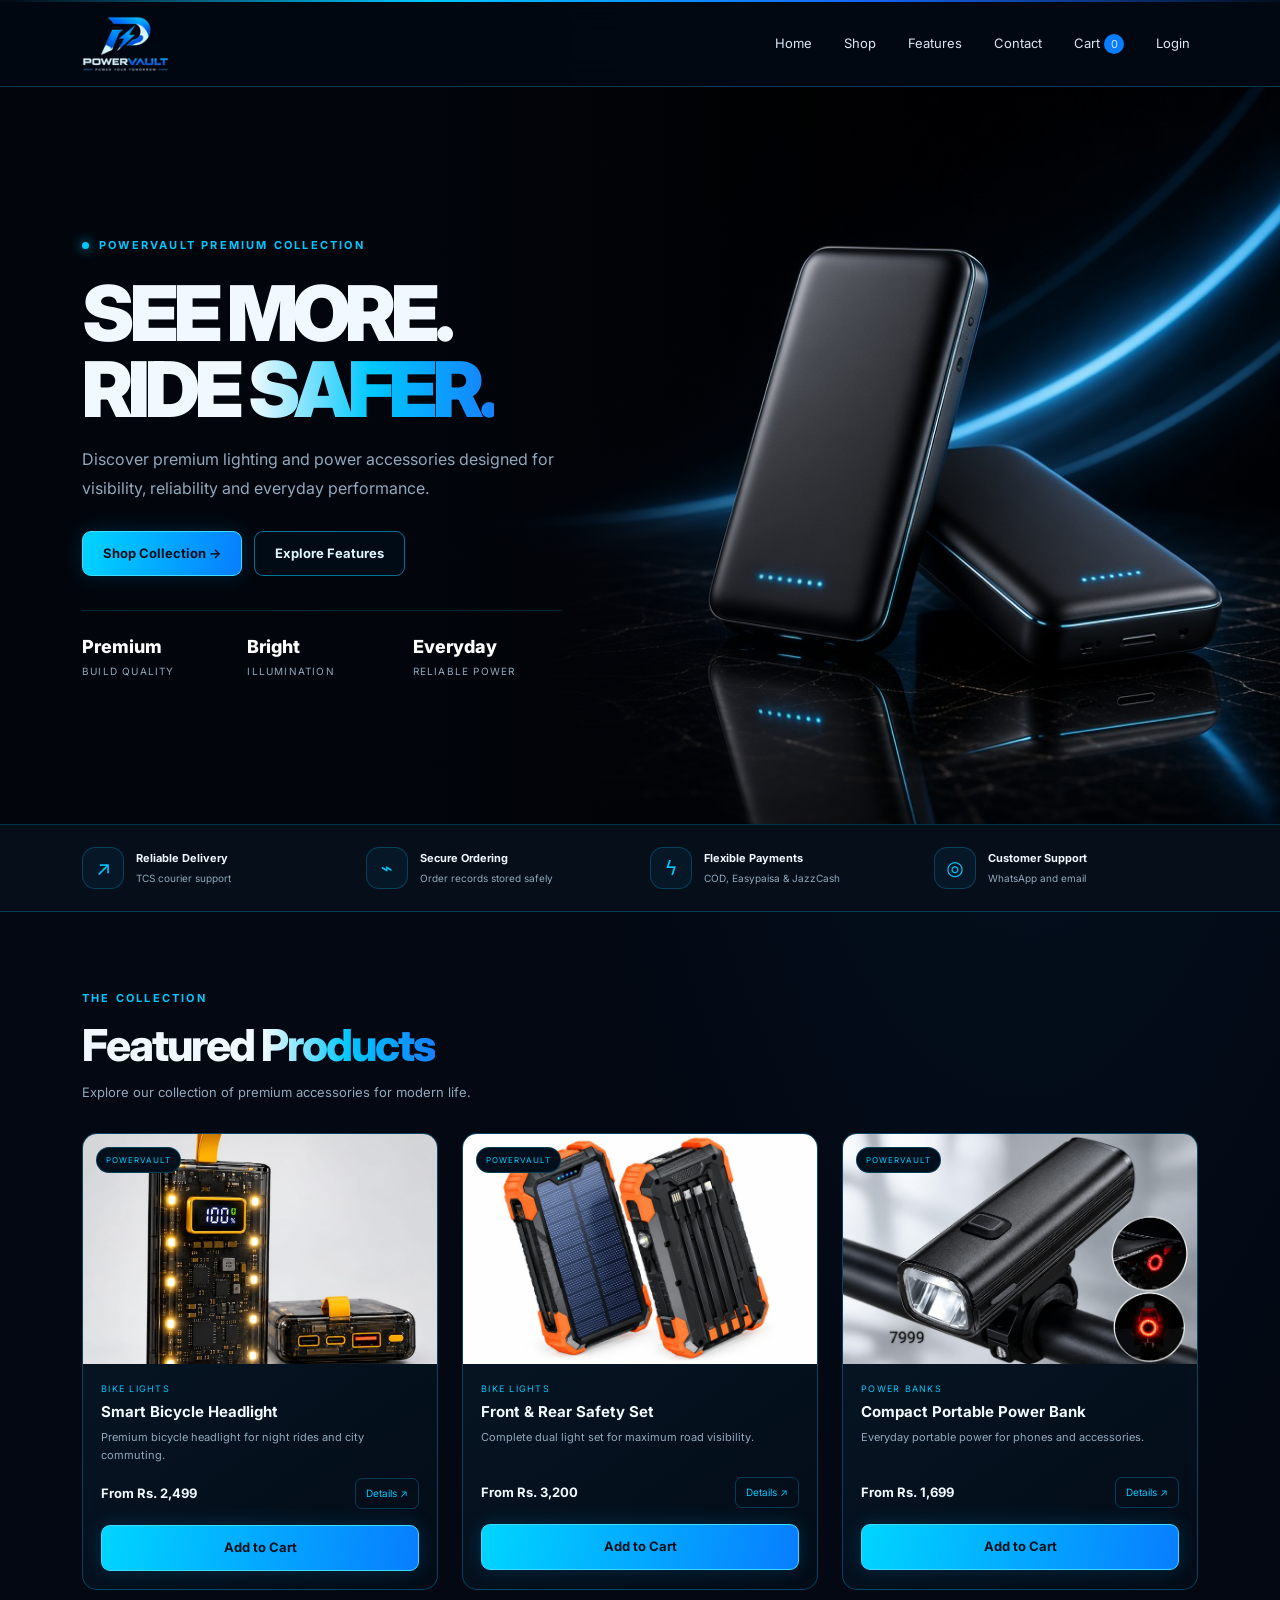
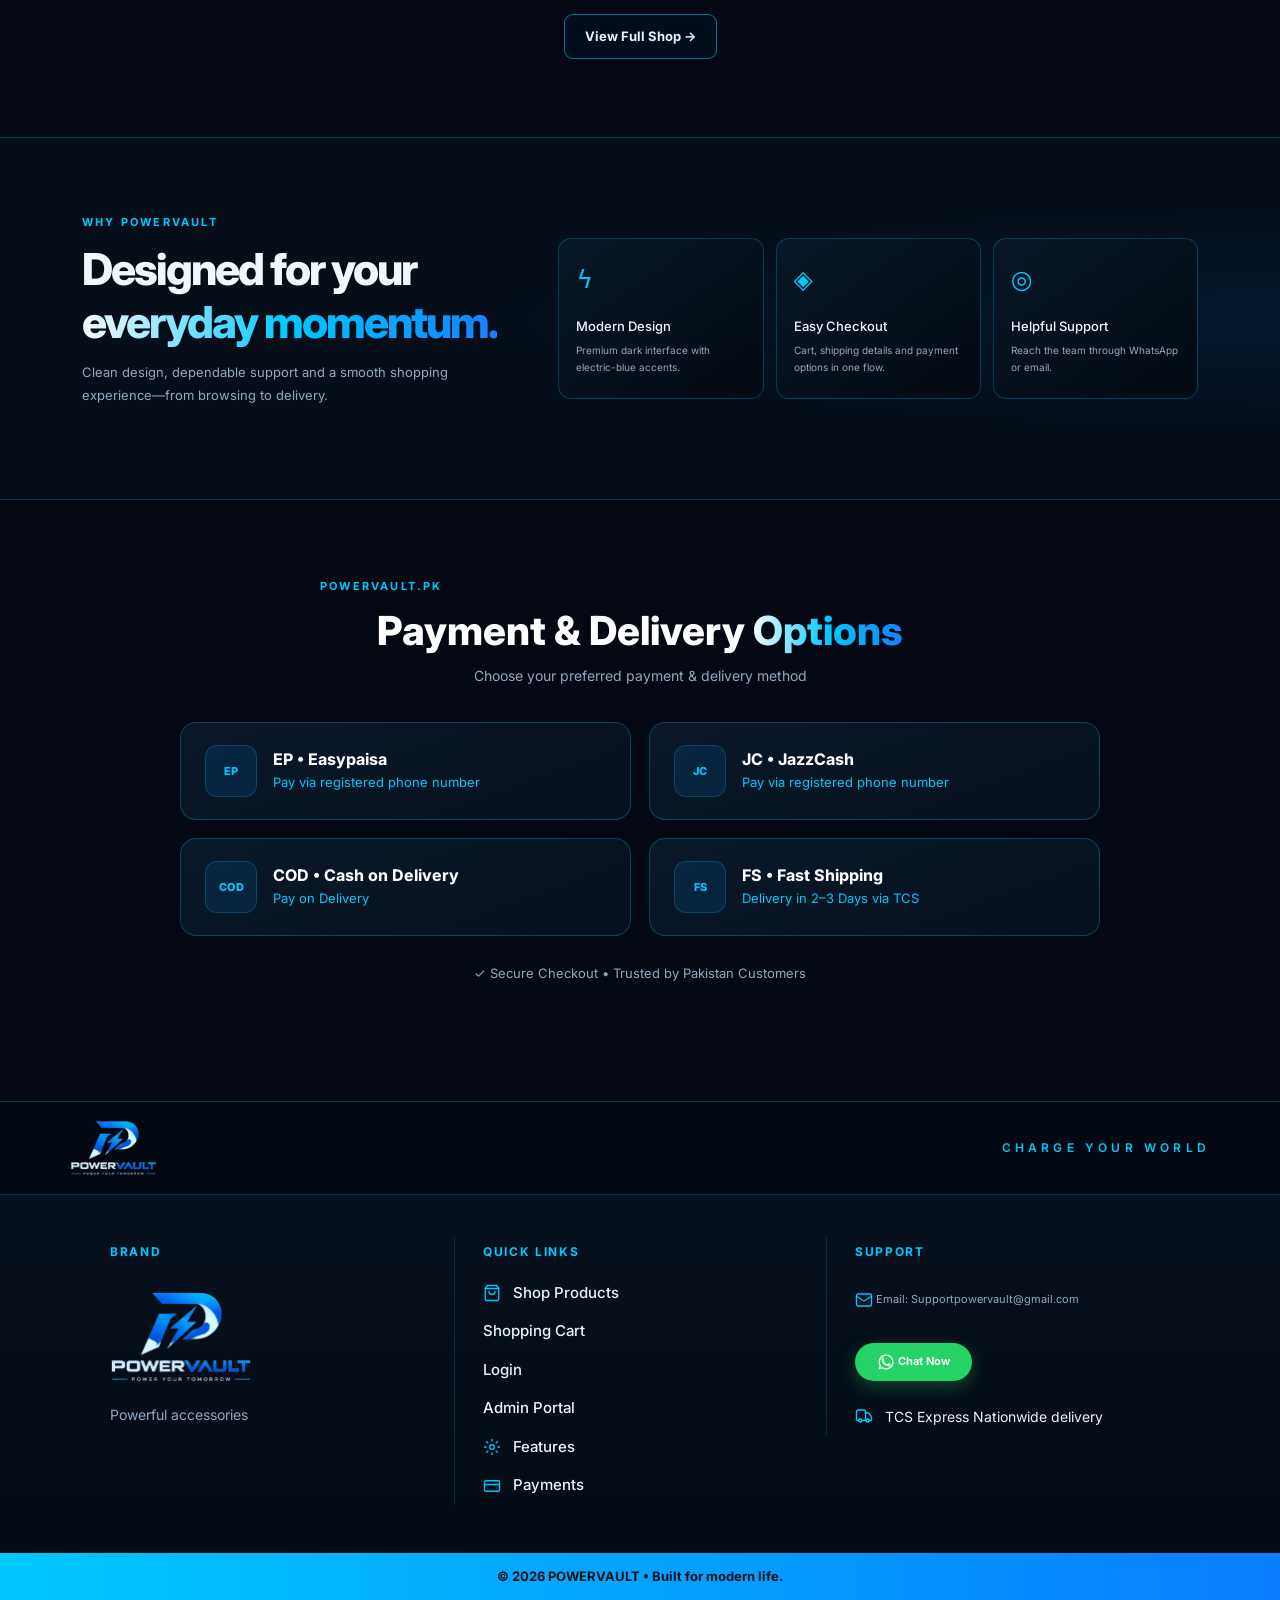
<file: index.html>
<!doctype html>
<html lang="en">
<head>
  <meta charset="utf-8">
  <meta name="viewport" content="width=device-width, initial-scale=1">
  <title>POWERVAULT | Charge Your World</title>
  <meta name="description" content="POWERVAULT premium lights and power accessories. Cash on Delivery, Easypaisa and JazzCash.">
  <link href="https://cdn.jsdelivr.net/npm/bootstrap@5.3.3/dist/css/bootstrap.min.css" rel="stylesheet">
  <link rel="stylesheet" href="style.css">
  <link rel="stylesheet" href="pages.css">
</head>
<body>
  <div class="topline"></div>

  <nav class="navbar navbar-expand-lg navbar-dark pv-nav sticky-top">
    <div class="container">
      <a class="navbar-brand brand" href="index.html">
        <img class="brand-logo" src="logo-nav.png" alt="POWERVAULT" width="99" height="64">
      </a>
      <button class="navbar-toggler" type="button" data-bs-toggle="collapse" data-bs-target="#pvNav" aria-label="Toggle navigation">
        <span class="navbar-toggler-icon"></span>
      </button>
      <div class="collapse navbar-collapse" id="pvNav">
        <ul class="navbar-nav ms-auto align-items-lg-center gap-lg-3">
          <li class="nav-item"><a class="nav-link" href="index.html">Home</a></li>
          <li class="nav-item"><a class="nav-link" href="shop.html">Shop</a></li>
          <li class="nav-item"><a class="nav-link" href="#features">Features</a></li>
          <li class="nav-item"><a class="nav-link" href="#contact">Contact</a></li>
          <li class="nav-item"><a class="nav-link cart-link" href="cart.html">Cart <span class="cart-count" data-cart-count>0</span></a></li>
          <li class="nav-item"><a class="nav-link" href="login.html">Login</a></li>
        </ul>
      </div>
    </div>
  </nav>

  <main>
    <section class="hero-section pages-hero">
      <img class="hero-bg" src="hero-powerbank.jpg" alt="" aria-hidden="true">
      <div class="hero-bg-shade"></div>

      <div class="container hero-grid">
        <div class="hero-copy reveal">
          <div class="eyebrow">
            <span class="pulse-dot"></span>
            POWERVAULT PREMIUM COLLECTION
          </div>
          <h1>SEE MORE.<br>RIDE <span class="gradient-text">SAFER.</span></h1>
          <p>
            Discover premium lighting and power accessories designed
            for visibility, reliability and everyday performance.
          </p>
          <div class="hero-actions">
            <a class="btn btn-neon" href="shop.html">Shop Collection <span>→</span></a>
            <a class="btn btn-outline-glow" href="#features">Explore Features</a>
          </div>
          <div class="hero-stats">
            <div><strong>Premium</strong><span>Build Quality</span></div>
            <div><strong>Bright</strong><span>Illumination</span></div>
            <div><strong>Everyday</strong><span>Reliable Power</span></div>
          </div>
        </div>
      </div>
    </section>

    <section class="benefits">
      <div class="container benefits-grid">
        <div><span class="benefit-icon">↗</span><span><b>Reliable Delivery</b><small>TCS courier support</small></span></div>
        <div><span class="benefit-icon">⌁</span><span><b>Secure Ordering</b><small>Order records stored safely</small></span></div>
        <div><span class="benefit-icon">ϟ</span><span><b>Flexible Payments</b><small>COD, Easypaisa &amp; JazzCash</small></span></div>
        <div><span class="benefit-icon">◎</span><span><b>Customer Support</b><small>WhatsApp and email</small></span></div>
      </div>
    </section>

    <section class="section-pad" id="products">
      <div class="container">
        <div class="section-heading">
          <div>
            <div class="eyebrow">THE COLLECTION</div>
            <h2>Featured <span class="gradient-text">Products</span></h2>
            <p>Explore our collection of premium accessories for modern life.</p>
          </div>
        </div>

        <div class="row g-4">
          <div class="col-12 col-sm-6 col-lg-4">
            <div class="product-card">
              <div class="product-art">
                <img class="product-cover" src="f77b22d53571463d91aa7141d075ac3a.jpg" alt="POWERVAULT Smart Bicycle Headlight">
                <span class="product-badge">POWERVAULT</span>
              </div>
              <div class="product-info">
                <div class="product-category">Bike Lights</div>
                <h3>Smart Bicycle Headlight</h3>
                <p>Premium bicycle headlight for night rides and city commuting.</p>
                <div class="product-bottom">
                  <strong>From Rs. 2,499</strong>
                  <a class="btn-mini" href="product.html?id=1">Details ↗</a>
                </div>
                <button type="button" class="btn btn-neon w-100 mt-3" data-add-cart="1">Add to Cart</button>
              </div>
            </div>
          </div>

          <div class="col-12 col-sm-6 col-lg-4">
            <div class="product-card">
              <div class="product-art">
                <img class="product-cover" src="2824bfbbccdcdd29c4dc5604ca1d7723.jpg" alt="POWERVAULT Safety Light Set">
                <span class="product-badge">POWERVAULT</span>
              </div>
              <div class="product-info">
                <div class="product-category">Bike Lights</div>
                <h3>Front &amp; Rear Safety Set</h3>
                <p>Complete dual light set for maximum road visibility.</p>
                <div class="product-bottom">
                  <strong>From Rs. 3,200</strong>
                  <a class="btn-mini" href="product.html?id=2">Details ↗</a>
                </div>
                <button type="button" class="btn btn-neon w-100 mt-3" data-add-cart="2">Add to Cart</button>
              </div>
            </div>
          </div>

          <div class="col-12 col-sm-6 col-lg-4">
            <div class="product-card">
              <div class="product-art">
                <img class="product-cover" src="hero.jpeg" alt="POWERVAULT Power Bank">
                <span class="product-badge">POWERVAULT</span>
              </div>
              <div class="product-info">
                <div class="product-category">Power Banks</div>
                <h3>Compact Portable Power Bank</h3>
                <p>Everyday portable power for phones and accessories.</p>
                <div class="product-bottom">
                  <strong>From Rs. 1,699</strong>
                  <a class="btn-mini" href="product.html?id=3">Details ↗</a>
                </div>
                <button type="button" class="btn btn-neon w-100 mt-3" data-add-cart="3">Add to Cart</button>
              </div>
            </div>
          </div>
        </div>
        <div class="text-center mt-4">
          <a class="btn btn-outline-glow" href="shop.html">View Full Shop →</a>
        </div>
      </div>
    </section>

    <section class="feature-band" id="features">
      <div class="container feature-inner">
        <div>
          <div class="eyebrow">WHY POWERVAULT</div>
          <h2>Designed for your<br><span class="gradient-text">everyday momentum.</span></h2>
          <p>Clean design, dependable support and a smooth shopping experience—from browsing to delivery.</p>
        </div>
        <div class="feature-cards">
          <div class="feature-tile"><span>ϟ</span><h3>Modern Design</h3><p>Premium dark interface with electric-blue accents.</p></div>
          <div class="feature-tile"><span>◈</span><h3>Easy Checkout</h3><p>Cart, shipping details and payment options in one flow.</p></div>
          <div class="feature-tile"><span>◎</span><h3>Helpful Support</h3><p>Reach the team through WhatsApp or email.</p></div>
        </div>
      </div>
    </section>

    <section class="section-pad" id="payments">
      <div class="container">
        <div class="payment-intro">
          <div class="eyebrow">POWERVAULT.PK</div>
          <h2>Payment &amp; Delivery <span class="gradient-text">Options</span></h2>
          <p>Choose your preferred payment &amp; delivery method</p>
        </div>
        <div class="payment-methods pages-payment-grid">
          <article class="payment-card-static">
            <span class="payment-icon">EP</span>
            <div><h3>EP • Easypaisa</h3><p>Pay via registered phone number</p></div>
          </article>
          <article class="payment-card-static">
            <span class="payment-icon">JC</span>
            <div><h3>JC • JazzCash</h3><p>Pay via registered phone number</p></div>
          </article>
          <article class="payment-card-static">
            <span class="payment-icon">COD</span>
            <div><h3>COD • Cash on Delivery</h3><p>Pay on Delivery</p></div>
          </article>
          <article class="payment-card-static">
            <span class="payment-icon">FS</span>
            <div><h3>FS • Fast Shipping</h3><p>Delivery in 2–3 Days via TCS</p></div>
          </article>
        </div>
        <p class="payment-trust">✓ Secure Checkout • Trusted by Pakistan Customers</p>
      </div>
    </section>
  </main>

  <footer class="pv-footer" id="contact">
    <div class="footer-brand-bar">
      <div class="container footer-brand-inner">
        <a class="footer-logo" href="index.html">
          <img src="logo-nav.png" alt="POWERVAULT" width="99" height="64">
        </a>
        <span class="footer-tagline">CHARGE YOUR WORLD</span>
      </div>
    </div>

    <div class="footer-main">
      <div class="container footer-grid">
        <div class="footer-col">
          <h6>Brand</h6>
          <div class="footer-brand-block">
            <a class="footer-logo-lg" href="index.html">
              <img src="logo.png" alt="POWERVAULT" width="160" height="103">
            </a>
            <p>Powerful accessories</p>
          </div>
        </div>

        <div class="footer-col">
          <h6>Quick Links</h6>
          <nav class="footer-links">
            <a href="shop.html">
              <svg viewBox="0 0 24 24" width="18" height="18" fill="none" stroke="currentColor" stroke-width="1.8" stroke-linecap="round" stroke-linejoin="round" aria-hidden="true"><path d="M6 2 3 6v14a2 2 0 0 0 2 2h14a2 2 0 0 0 2-2V6l-3-4Z"/><path d="M3 6h18"/><path d="M16 10a4 4 0 0 1-8 0"/></svg>
              Shop Products
            </a>
            <a href="cart.html">Shopping Cart</a>
            <a href="login.html">Login</a>
            <a href="admin/login.html">Admin Portal</a>
            <a href="#features">
              <svg viewBox="0 0 24 24" width="18" height="18" fill="none" stroke="currentColor" stroke-width="1.8" stroke-linecap="round" stroke-linejoin="round" aria-hidden="true"><circle cx="12" cy="12" r="3"/><path d="M12 2v2M12 20v2M4.9 4.9l1.4 1.4M17.7 17.7l1.4 1.4M2 12h2M20 12h2M4.9 19.1l1.4-1.4M17.7 6.3l1.4-1.4"/></svg>
              Features
            </a>
            <a href="#payments">
              <svg viewBox="0 0 24 24" width="18" height="18" fill="none" stroke="currentColor" stroke-width="1.8" stroke-linecap="round" stroke-linejoin="round" aria-hidden="true"><rect width="20" height="14" x="2" y="5" rx="2"/><path d="M2 10h20"/></svg>
              Payments
            </a>
          </nav>
        </div>

        <div class="footer-col">
          <h6>Support</h6>
          <div class="footer-support">
            <a class="footer-support-item" href="mailto:Supportpowervault@gmail.com">
              <svg viewBox="0 0 24 24" width="18" height="18" fill="none" stroke="currentColor" stroke-width="1.8" stroke-linecap="round" stroke-linejoin="round" aria-hidden="true"><rect width="20" height="16" x="2" y="4" rx="2"/><path d="m22 7-8.97 5.7a1.94 1.94 0 0 1-2.06 0L2 7"/></svg>
              Email: Supportpowervault@gmail.com
            </a>
            <a class="footer-wa-btn" href="https://wa.me/923273822228" target="_blank" rel="noopener">
              <svg viewBox="0 0 24 24" width="18" height="18" fill="currentColor" aria-hidden="true"><path d="M17.47 14.38c-.3-.15-1.77-.87-2.04-.97-.27-.1-.47-.15-.67.15-.2.3-.77.97-.95 1.17-.17.2-.35.22-.65.07-.3-.15-1.26-.46-2.4-1.48-.89-.79-1.49-1.77-1.66-2.07-.17-.3-.02-.46.13-.61.13-.13.3-.35.45-.52.15-.17.2-.3.3-.5.1-.2.05-.37-.02-.52-.08-.15-.67-1.62-.92-2.22-.24-.58-.49-.5-.67-.51h-.57c-.2 0-.52.07-.79.37-.27.3-1.04 1.02-1.04 2.48s1.07 2.88 1.22 3.08c.15.2 2.1 3.2 5.08 4.49.71.31 1.26.49 1.69.63.71.23 1.36.2 1.87.12.57-.09 1.77-.72 2.02-1.42.25-.7.25-1.3.17-1.42-.07-.12-.27-.2-.57-.35z"/><path d="M12.04 2C6.54 2 2.07 6.46 2.07 11.96c0 1.76.46 3.48 1.34 5L2 22l5.2-1.36a9.9 9.9 0 0 0 4.84 1.23h.01c5.5 0 9.96-4.46 9.96-9.96C22.01 6.46 17.54 2 12.04 2zm0 18.18h-.01a8.22 8.22 0 0 1-4.19-1.15l-.3-.18-3.09.81.83-3.01-.2-.31a8.2 8.2 0 0 1-1.26-4.38c0-4.54 3.7-8.23 8.24-8.23 4.54 0 8.23 3.7 8.23 8.23 0 4.54-3.7 8.22-8.24 8.22z"/></svg>
              Chat Now
            </a>
            <div class="footer-support-item">
              <svg viewBox="0 0 24 24" width="18" height="18" fill="none" stroke="currentColor" stroke-width="1.8" stroke-linecap="round" stroke-linejoin="round" aria-hidden="true"><path d="M14 18V6a2 2 0 0 0-2-2H4a2 2 0 0 0-2 2v11a1 1 0 0 0 1 1h2"/><path d="M15 18H9"/><path d="M19 18h2a1 1 0 0 0 1-1v-3.65a1 1 0 0 0-.22-.62l-3.48-4.35A1 1 0 0 0 17.52 8H14"/><circle cx="17" cy="18" r="2"/><circle cx="7" cy="18" r="2"/></svg>
              TCS Express Nationwide delivery
            </div>
          </div>
        </div>
      </div>
    </div>

    <div class="footer-copyright">
      <div class="container">© 2026 POWERVAULT • Built for modern life.</div>
    </div>
  </footer>

  <script src="https://cdn.jsdelivr.net/npm/bootstrap@5.3.3/dist/js/bootstrap.bundle.min.js"></script>
  <script src="app.js"></script>
</body>
</html>
</file>
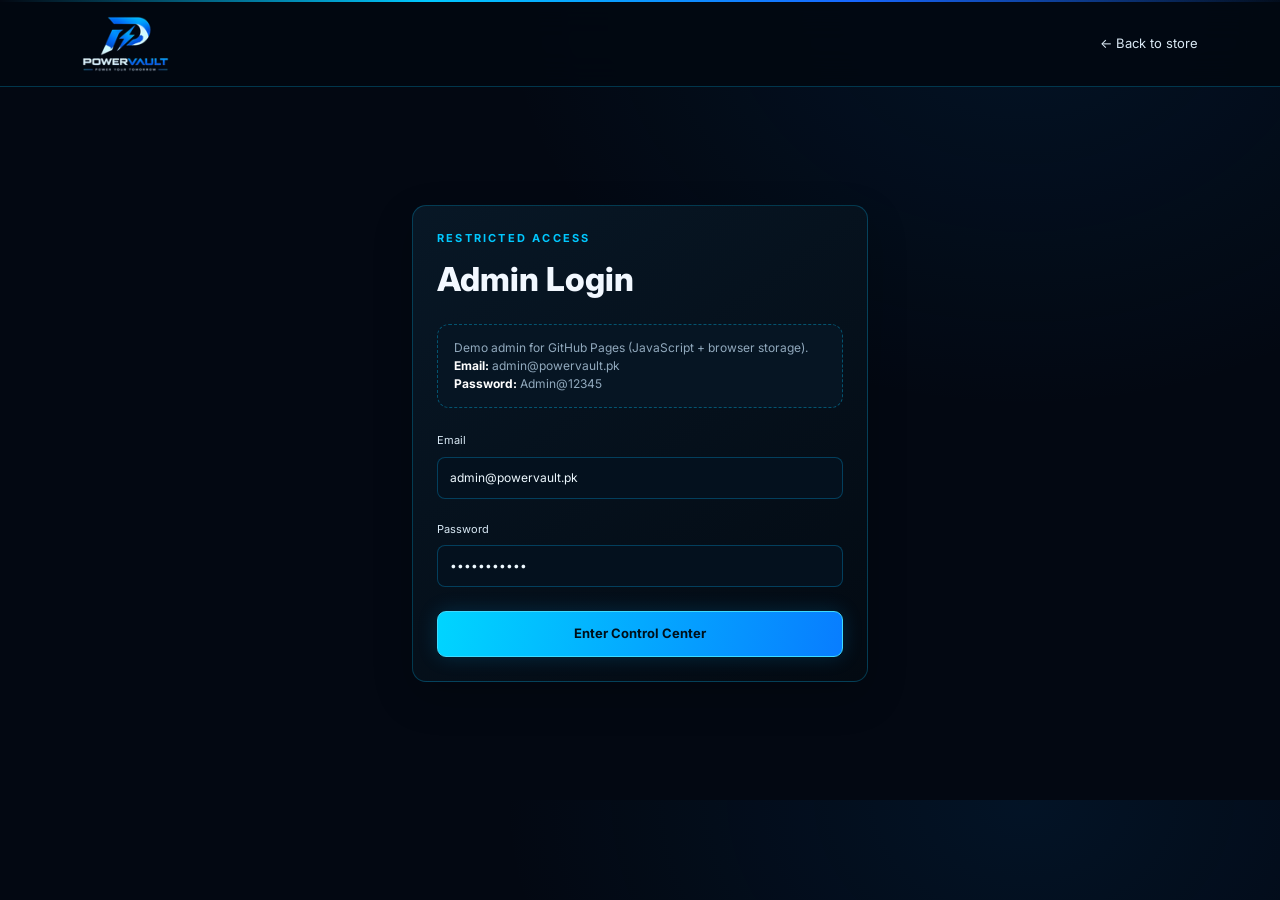
<file: admin/index.html>
<!doctype html>
<html lang="en">
<head>
  <meta charset="utf-8">
  <meta name="viewport" content="width=device-width, initial-scale=1">
  <title>Admin Dashboard | POWERVAULT</title>
  <link href="https://cdn.jsdelivr.net/npm/bootstrap@5.3.3/dist/css/bootstrap.min.css" rel="stylesheet">
  <link rel="stylesheet" href="../style.css">
  <link rel="stylesheet" href="../pages.css">
  <link rel="stylesheet" href="admin.css">
</head>
<body data-admin-page="dashboard">
  <div class="topline"></div>
  <main class="section-pad admin-shell">
    <div class="container-fluid">
      <div class="admin-topbar container-fluid px-0">
        <a href="../index.html"><img class="brand-logo" src="../logo-nav.png" alt="POWERVAULT"></a>
        <span class="admin-badge">JS Demo Admin</span>
      </div>

      <div class="admin-layout">
        <aside class="admin-sidebar">
          <div class="eyebrow">CONTROL CENTER</div>
          <a href="index.html" data-nav="dashboard" class="active">▦ Dashboard</a>
          <a href="products.html" data-nav="products">◇ Products</a>
          <a href="inventory.html" data-nav="inventory">▤ Inventory</a>
          <a href="orders.html" data-nav="orders">⇄ Orders</a>
          <a href="settings.html" data-nav="settings">⚙ Settings</a>
          <a href="#" data-logout>↪ Logout</a>
        </aside>

        <div class="admin-content">
          <div class="section-heading">
            <div>
              <div class="eyebrow">OVERVIEW</div>
              <h1>Admin <span class="gradient-text">Dashboard</span></h1>
              <p class="muted mb-0">Manage the static demo store from your browser.</p>
            </div>
            <a class="btn btn-neon" href="products.html">Add Product</a>
          </div>

          <div class="admin-note">
            This admin runs on GitHub Pages with JavaScript. Data is saved in your browser (localStorage). Real PHP admin still needs WAMP/PHP hosting.
          </div>

          <div class="stats-grid">
            <div class="stat-card"><small>Total Orders</small><strong id="statOrders">0</strong></div>
            <div class="stat-card"><small>Revenue</small><strong id="statRevenue">Rs. 0</strong></div>
            <div class="stat-card"><small>Pending</small><strong id="statPending">0</strong></div>
            <div class="stat-card"><small>Active Products</small><strong id="statProducts">0</strong></div>
          </div>

          <div class="dashboard-panel mt-4">
            <div class="section-heading mb-3">
              <div><h2>Quick Actions</h2></div>
            </div>
            <div class="quick-actions">
              <a href="products.html">Manage Products</a>
              <a href="orders.html">Review Orders</a>
              <a href="inventory.html">Adjust Stock</a>
              <a href="../shop.html">Open Storefront</a>
            </div>
          </div>

          <div class="dashboard-panel mt-4">
            <h2 class="mb-3">Recent Orders</h2>
            <div class="table-responsive">
              <table class="table pv-table">
                <thead>
                  <tr>
                    <th>Order</th>
                    <th>Customer</th>
                    <th>Payment</th>
                    <th>Total</th>
                    <th>Status</th>
                  </tr>
                </thead>
                <tbody id="recentOrdersBody"></tbody>
              </table>
            </div>
          </div>
        </div>
      </div>
    </div>
  </main>
  <script src="admin.js"></script>
</body>
</html>
</file>
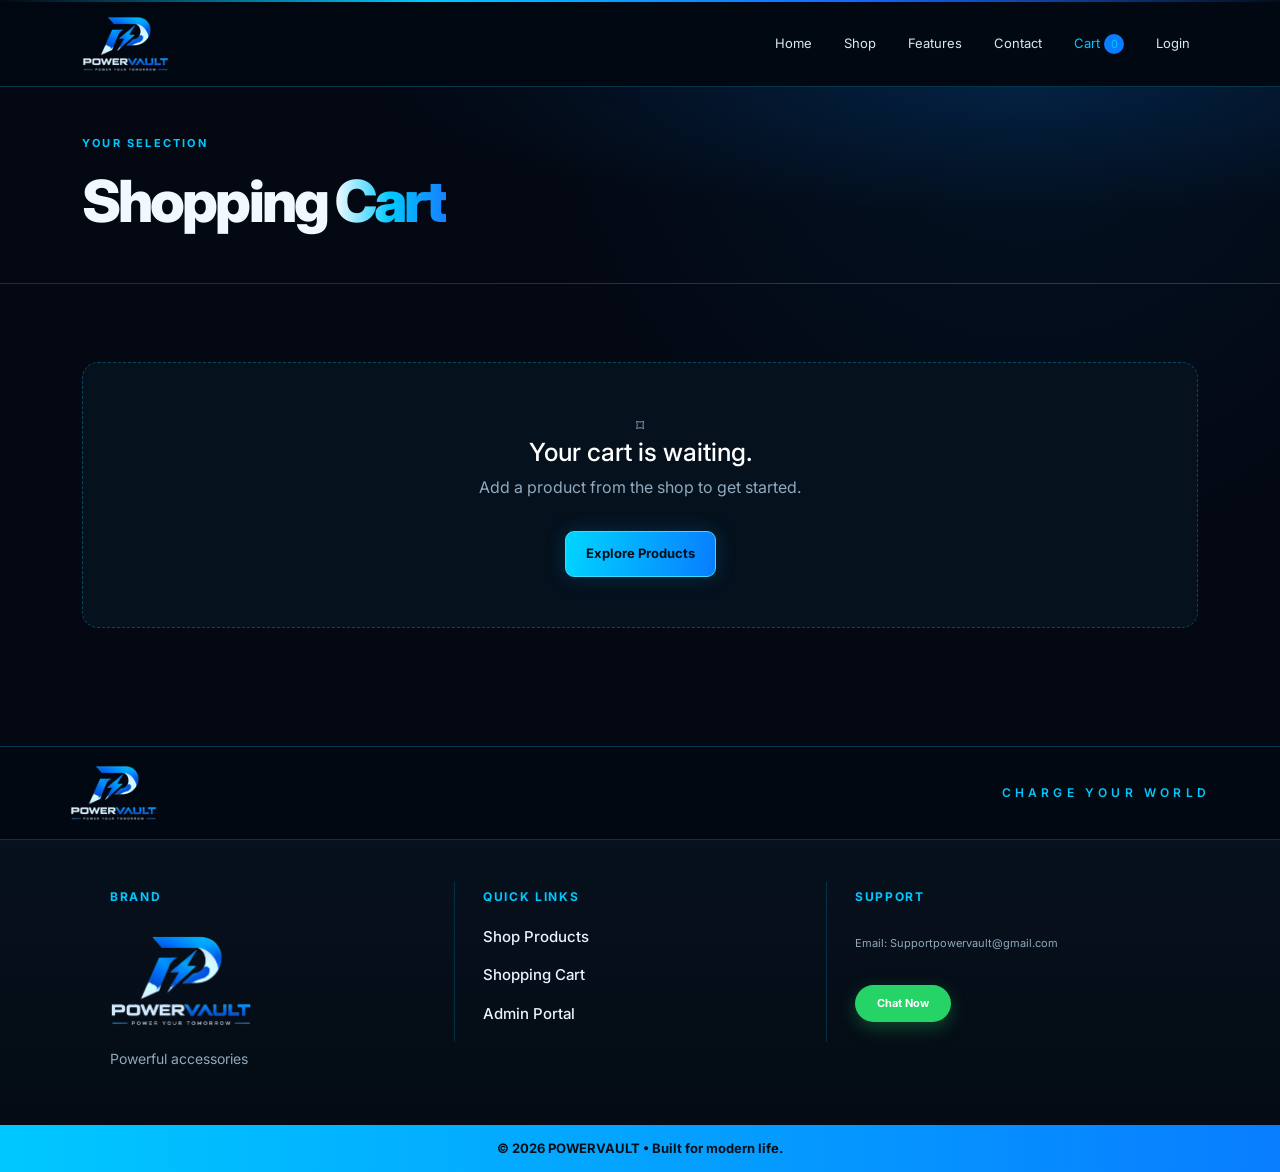
<file: cart.html>
<!doctype html>
<html lang="en">
<head>
  <meta charset="utf-8">
  <meta name="viewport" content="width=device-width, initial-scale=1">
  <title>Cart | POWERVAULT</title>
  <meta name="description" content="Your POWERVAULT shopping cart.">
  <link href="https://cdn.jsdelivr.net/npm/bootstrap@5.3.3/dist/css/bootstrap.min.css" rel="stylesheet">
  <link rel="stylesheet" href="style.css">
  <link rel="stylesheet" href="pages.css">
</head>
<body>
  <div class="topline"></div>

  <nav class="navbar navbar-expand-lg navbar-dark pv-nav sticky-top">
    <div class="container">
      <a class="navbar-brand brand" href="index.html">
        <img class="brand-logo" src="logo-nav.png" alt="POWERVAULT" width="99" height="64">
      </a>
      <button class="navbar-toggler" type="button" data-bs-toggle="collapse" data-bs-target="#pvNav" aria-label="Toggle navigation">
        <span class="navbar-toggler-icon"></span>
      </button>
      <div class="collapse navbar-collapse" id="pvNav">
        <ul class="navbar-nav ms-auto align-items-lg-center gap-lg-3">
          <li class="nav-item"><a class="nav-link" href="index.html">Home</a></li>
          <li class="nav-item"><a class="nav-link" href="shop.html">Shop</a></li>
          <li class="nav-item"><a class="nav-link" href="index.html#features">Features</a></li>
          <li class="nav-item"><a class="nav-link" href="index.html#contact">Contact</a></li>
          <li class="nav-item"><a class="nav-link cart-link active" href="cart.html">Cart <span class="cart-count" data-cart-count>0</span></a></li>
          <li class="nav-item"><a class="nav-link" href="login.html">Login</a></li>
        </ul>
      </div>
    </div>
  </nav>

  <main>
    <section class="page-hero compact">
      <div class="container">
        <div class="eyebrow">YOUR SELECTION</div>
        <h1>Shopping <span class="gradient-text">Cart</span></h1>
      </div>
    </section>

    <section class="section-pad">
      <div class="container" id="cartRoot"></div>
    </section>
  </main>

  <footer class="pv-footer" id="contact">
    <div class="footer-brand-bar">
      <div class="container footer-brand-inner">
        <a class="footer-logo" href="index.html">
          <img src="logo-nav.png" alt="POWERVAULT" width="99" height="64">
        </a>
        <span class="footer-tagline">CHARGE YOUR WORLD</span>
      </div>
    </div>
    <div class="footer-main">
      <div class="container footer-grid">
        <div class="footer-col">
          <h6>Brand</h6>
          <div class="footer-brand-block">
            <a class="footer-logo-lg" href="index.html">
              <img src="logo.png" alt="POWERVAULT" width="160" height="103">
            </a>
            <p>Powerful accessories</p>
          </div>
        </div>
        <div class="footer-col">
          <h6>Quick Links</h6>
          <nav class="footer-links">
            <a href="shop.html">Shop Products</a>
            <a href="cart.html">Shopping Cart</a>
            <a href="admin/login.html">Admin Portal</a>
          </nav>
        </div>
        <div class="footer-col">
          <h6>Support</h6>
          <div class="footer-support">
            <a class="footer-support-item" href="mailto:Supportpowervault@gmail.com">Email: Supportpowervault@gmail.com</a>
            <a class="footer-wa-btn" href="https://wa.me/923273822228" target="_blank" rel="noopener">Chat Now</a>
          </div>
        </div>
      </div>
    </div>
    <div class="footer-copyright">
      <div class="container">© 2026 POWERVAULT • Built for modern life.</div>
    </div>
  </footer>

  <script src="https://cdn.jsdelivr.net/npm/bootstrap@5.3.3/dist/js/bootstrap.bundle.min.js"></script>
  <script src="app.js"></script>
</body>
</html>
</file>
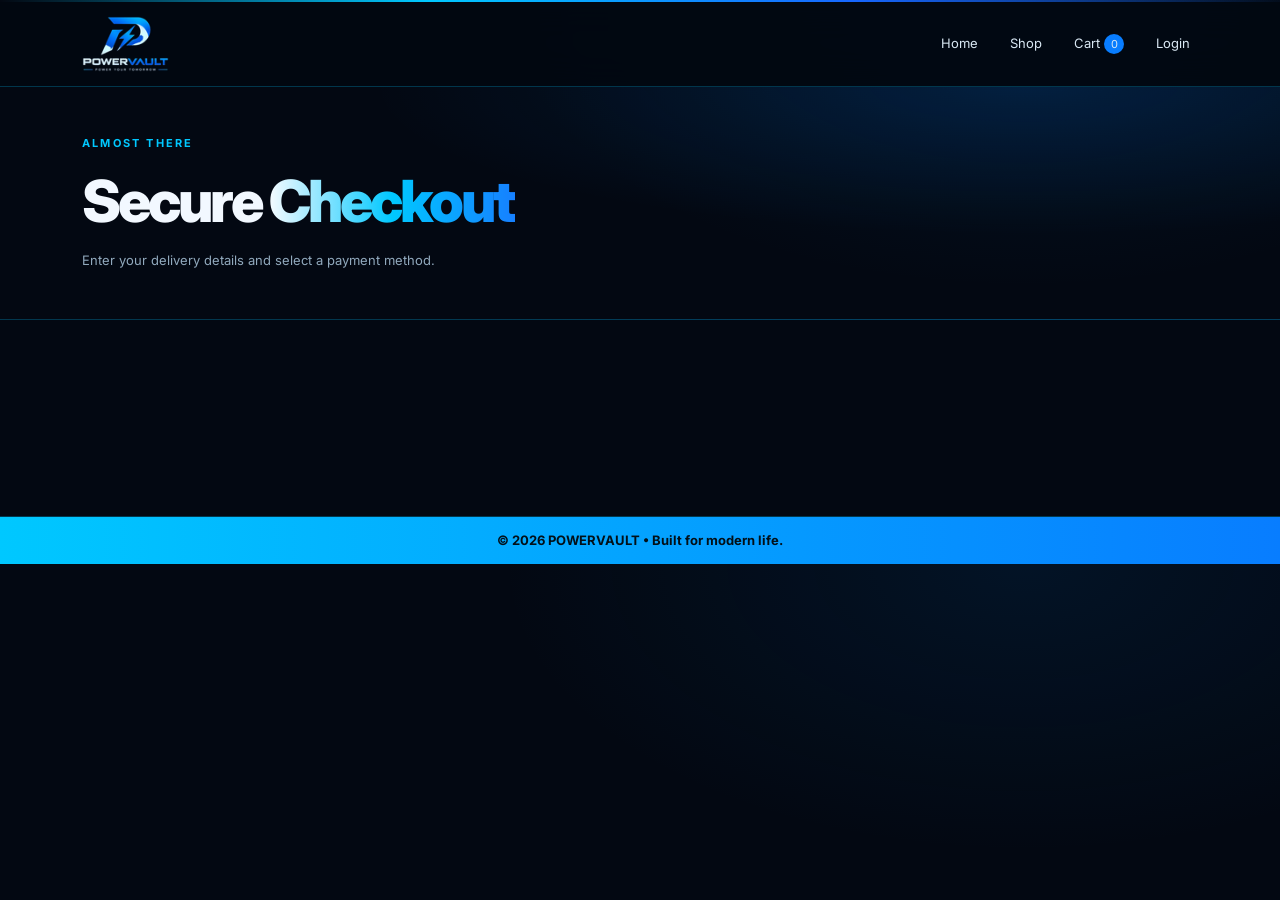
<file: checkout.html>
<!doctype html>
<html lang="en">
<head>
  <meta charset="utf-8">
  <meta name="viewport" content="width=device-width, initial-scale=1">
  <title>Checkout | POWERVAULT</title>
  <meta name="description" content="POWERVAULT checkout with COD, Easypaisa and JazzCash.">
  <link href="https://cdn.jsdelivr.net/npm/bootstrap@5.3.3/dist/css/bootstrap.min.css" rel="stylesheet">
  <link rel="stylesheet" href="style.css">
  <link rel="stylesheet" href="pages.css">
</head>
<body>
  <div class="topline"></div>

  <nav class="navbar navbar-expand-lg navbar-dark pv-nav sticky-top">
    <div class="container">
      <a class="navbar-brand brand" href="index.html">
        <img class="brand-logo" src="logo-nav.png" alt="POWERVAULT" width="99" height="64">
      </a>
      <button class="navbar-toggler" type="button" data-bs-toggle="collapse" data-bs-target="#pvNav" aria-label="Toggle navigation">
        <span class="navbar-toggler-icon"></span>
      </button>
      <div class="collapse navbar-collapse" id="pvNav">
        <ul class="navbar-nav ms-auto align-items-lg-center gap-lg-3">
          <li class="nav-item"><a class="nav-link" href="index.html">Home</a></li>
          <li class="nav-item"><a class="nav-link" href="shop.html">Shop</a></li>
          <li class="nav-item"><a class="nav-link" href="cart.html">Cart <span class="cart-count" data-cart-count>0</span></a></li>
          <li class="nav-item"><a class="nav-link" href="login.html">Login</a></li>
        </ul>
      </div>
    </div>
  </nav>

  <main>
    <section class="page-hero compact">
      <div class="container">
        <div class="eyebrow">ALMOST THERE</div>
        <h1>Secure <span class="gradient-text">Checkout</span></h1>
        <p>Enter your delivery details and select a payment method.</p>
      </div>
    </section>

    <section class="section-pad">
      <div class="container">
        <form id="checkoutForm" class="row g-4 checkout-form" enctype="multipart/form-data">
          <div class="col-lg-7">
            <div class="form-panel">
              <h2>Shipping Information</h2>
              <div class="row g-3">
                <div class="col-12">
                  <label class="form-label">Full Name *</label>
                  <input class="form-control" name="name" required>
                </div>
                <div class="col-md-6">
                  <label class="form-label">Phone Number *</label>
                  <input class="form-control" name="phone" required placeholder="03XXXXXXXXX">
                </div>
                <div class="col-md-6">
                  <label class="form-label">Email *</label>
                  <input type="email" class="form-control" name="email" required>
                </div>
                <div class="col-12">
                  <label class="form-label">Complete Address *</label>
                  <textarea class="form-control" name="address" rows="2" required></textarea>
                </div>
                <div class="col-md-6">
                  <label class="form-label">City *</label>
                  <input class="form-control" name="city" required>
                </div>
                <div class="col-md-6">
                  <label class="form-label">Postal Code</label>
                  <input class="form-control" name="postal">
                </div>
                <div class="col-12">
                  <label class="form-label">Order Notes</label>
                  <textarea class="form-control" name="notes" rows="2"></textarea>
                </div>
              </div>
            </div>

            <div class="form-panel mt-4">
              <h2>Payment Method</h2>

              <label class="payment-option">
                <input type="radio" name="payment" value="cod" checked>
                <span>
                  <b>Cash on Delivery</b>
                  <small>Pay when your order arrives. No online transfer needed.</small>
                </span>
              </label>

              <label class="payment-option">
                <input type="radio" name="payment" value="easypaisa">
                <span>
                  <b>Easypaisa · 03273822228</b>
                  <small>Send via Easypaisa using your registered mobile number. 3% discount. No card details required.</small>
                </span>
              </label>

              <label class="payment-option">
                <input type="radio" name="payment" value="jazzcash">
                <span>
                  <b>JazzCash · 03074364067</b>
                  <small>Send via JazzCash using your registered mobile number. 3% discount. No card details required.</small>
                </span>
              </label>

              <div id="walletPaymentFields" class="wallet-payment-panel">
                <div class="wallet-help">
                  <strong id="walletTitle">Mobile Wallet Payment</strong>
                  <p id="walletHelpText">
                    Send the order total to our wallet number from your JazzCash / Easypaisa account
                    (registered phone number). Then enter the transaction details and upload the payment screenshot.
                  </p>
                  <div class="wallet-numbers">
                    <span><b>Easypaisa</b> 03273822228</span>
                    <span><b>JazzCash</b> 03074364067</span>
                  </div>
                </div>

                <div class="row g-3">
                  <div class="col-md-6">
                    <label class="form-label">Account Holder Name *</label>
                    <input class="form-control" name="payment_sender_name" id="payment_sender_name"
                           placeholder="Name on JazzCash / Easypaisa">
                  </div>
                  <div class="col-md-6">
                    <label class="form-label">Registered Wallet Phone *</label>
                    <input class="form-control" name="payment_sender_phone" id="payment_sender_phone"
                           placeholder="03XXXXXXXXX">
                  </div>
                  <div class="col-12">
                    <label class="form-label">Transaction ID (TID) *</label>
                    <input class="form-control" name="payment_txn_id" id="payment_txn_id"
                           placeholder="e.g. 123456789012">
                  </div>
                  <div class="col-12">
                    <label class="form-label">Payment Screenshot / Receipt *</label>
                    <input class="form-control" type="file" name="payment_proof" id="payment_proof"
                           accept="image/jpeg,image/png,image/webp,application/pdf">
                    <small class="muted d-block mt-2">
                      Upload JPG, PNG, WEBP or PDF (max 5MB). This helps us verify your transfer quickly.
                    </small>
                  </div>
                </div>
              </div>

              <p class="muted small mt-3">Courier: TCS. Demo checkout runs in your browser only.</p>
            </div>
          </div>

          <div class="col-lg-5" id="checkoutSummary"></div>
        </form>
      </div>
    </section>
  </main>

  <footer class="pv-footer">
    <div class="footer-copyright">
      <div class="container">© 2026 POWERVAULT • Built for modern life.</div>
    </div>
  </footer>

  <script src="https://cdn.jsdelivr.net/npm/bootstrap@5.3.3/dist/js/bootstrap.bundle.min.js"></script>
  <script src="admin/admin.js"></script>
  <script src="app.js"></script>
</body>
</html>
</file>
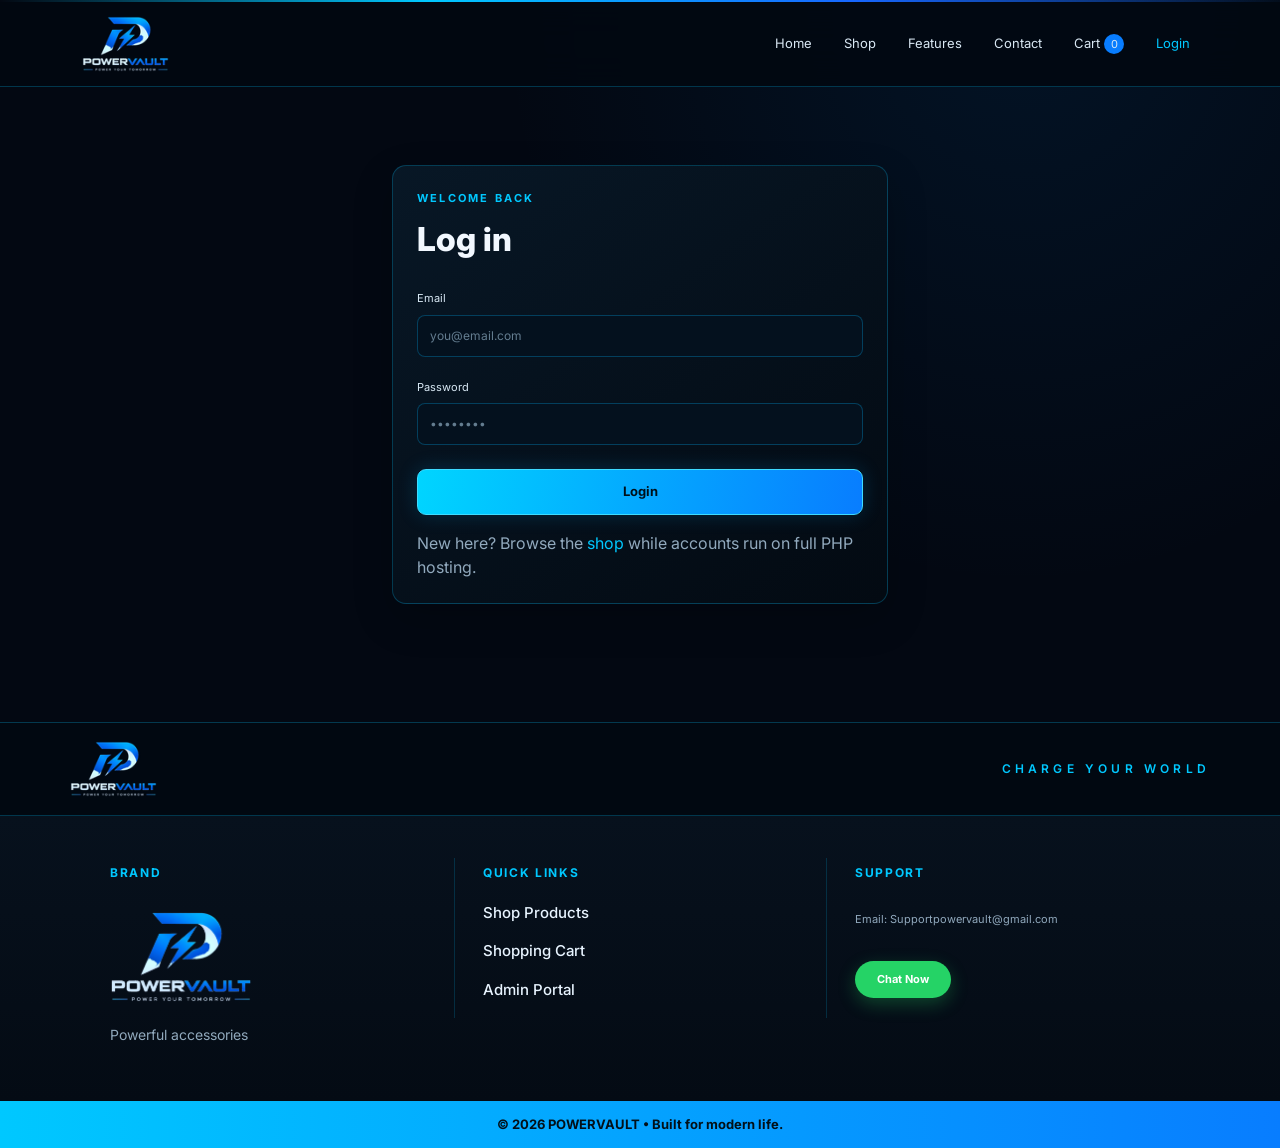
<file: login.html>
<!doctype html>
<html lang="en">
<head>
  <meta charset="utf-8">
  <meta name="viewport" content="width=device-width, initial-scale=1">
  <title>Login | POWERVAULT</title>
  <meta name="description" content="Log in to your POWERVAULT account.">
  <link href="https://cdn.jsdelivr.net/npm/bootstrap@5.3.3/dist/css/bootstrap.min.css" rel="stylesheet">
  <link rel="stylesheet" href="style.css">
  <link rel="stylesheet" href="pages.css">
</head>
<body>
  <div class="topline"></div>

  <nav class="navbar navbar-expand-lg navbar-dark pv-nav sticky-top">
    <div class="container">
      <a class="navbar-brand brand" href="index.html">
        <img class="brand-logo" src="logo-nav.png" alt="POWERVAULT" width="99" height="64">
      </a>
      <button class="navbar-toggler" type="button" data-bs-toggle="collapse" data-bs-target="#pvNav" aria-label="Toggle navigation">
        <span class="navbar-toggler-icon"></span>
      </button>
      <div class="collapse navbar-collapse" id="pvNav">
        <ul class="navbar-nav ms-auto align-items-lg-center gap-lg-3">
          <li class="nav-item"><a class="nav-link" href="index.html">Home</a></li>
          <li class="nav-item"><a class="nav-link" href="shop.html">Shop</a></li>
          <li class="nav-item"><a class="nav-link" href="index.html#features">Features</a></li>
          <li class="nav-item"><a class="nav-link" href="index.html#contact">Contact</a></li>
          <li class="nav-item"><a class="nav-link cart-link" href="cart.html">Cart <span class="cart-count" data-cart-count>0</span></a></li>
          <li class="nav-item"><a class="nav-link active" href="login.html">Login</a></li>
        </ul>
      </div>
    </div>
  </nav>

  <main>
    <section class="section-pad">
      <div class="container auth-wrap">
        <form id="loginForm" class="form-panel auth-card">
          <div class="eyebrow">WELCOME BACK</div>
          <h1>Log in</h1>
          <div id="loginNotice" class="alert warning d-none" role="status"></div>
          <label class="form-label">Email</label>
          <input class="form-control mb-3" name="email" type="email" required placeholder="you@email.com">
          <label class="form-label">Password</label>
          <input class="form-control mb-4" name="password" type="password" required placeholder="••••••••">
          <button class="btn btn-neon w-100" type="submit">Login</button>
          <p class="muted mt-3 mb-0">
            New here? Browse the <a href="shop.html">shop</a> while accounts run on full PHP hosting.
          </p>
        </form>
      </div>
    </section>
  </main>

  <footer class="pv-footer" id="contact">
    <div class="footer-brand-bar">
      <div class="container footer-brand-inner">
        <a class="footer-logo" href="index.html">
          <img src="logo-nav.png" alt="POWERVAULT" width="99" height="64">
        </a>
        <span class="footer-tagline">CHARGE YOUR WORLD</span>
      </div>
    </div>
    <div class="footer-main">
      <div class="container footer-grid">
        <div class="footer-col">
          <h6>Brand</h6>
          <div class="footer-brand-block">
            <a class="footer-logo-lg" href="index.html">
              <img src="logo.png" alt="POWERVAULT" width="160" height="103">
            </a>
            <p>Powerful accessories</p>
          </div>
        </div>
        <div class="footer-col">
          <h6>Quick Links</h6>
          <nav class="footer-links">
            <a href="shop.html">Shop Products</a>
            <a href="cart.html">Shopping Cart</a>
            <a href="admin/login.html">Admin Portal</a>
          </nav>
        </div>
        <div class="footer-col">
          <h6>Support</h6>
          <div class="footer-support">
            <a class="footer-support-item" href="mailto:Supportpowervault@gmail.com">Email: Supportpowervault@gmail.com</a>
            <a class="footer-wa-btn" href="https://wa.me/923273822228" target="_blank" rel="noopener">Chat Now</a>
          </div>
        </div>
      </div>
    </div>
    <div class="footer-copyright">
      <div class="container">© 2026 POWERVAULT • Built for modern life.</div>
    </div>
  </footer>

  <script src="https://cdn.jsdelivr.net/npm/bootstrap@5.3.3/dist/js/bootstrap.bundle.min.js"></script>
  <script src="app.js"></script>
</body>
</html>
</file>
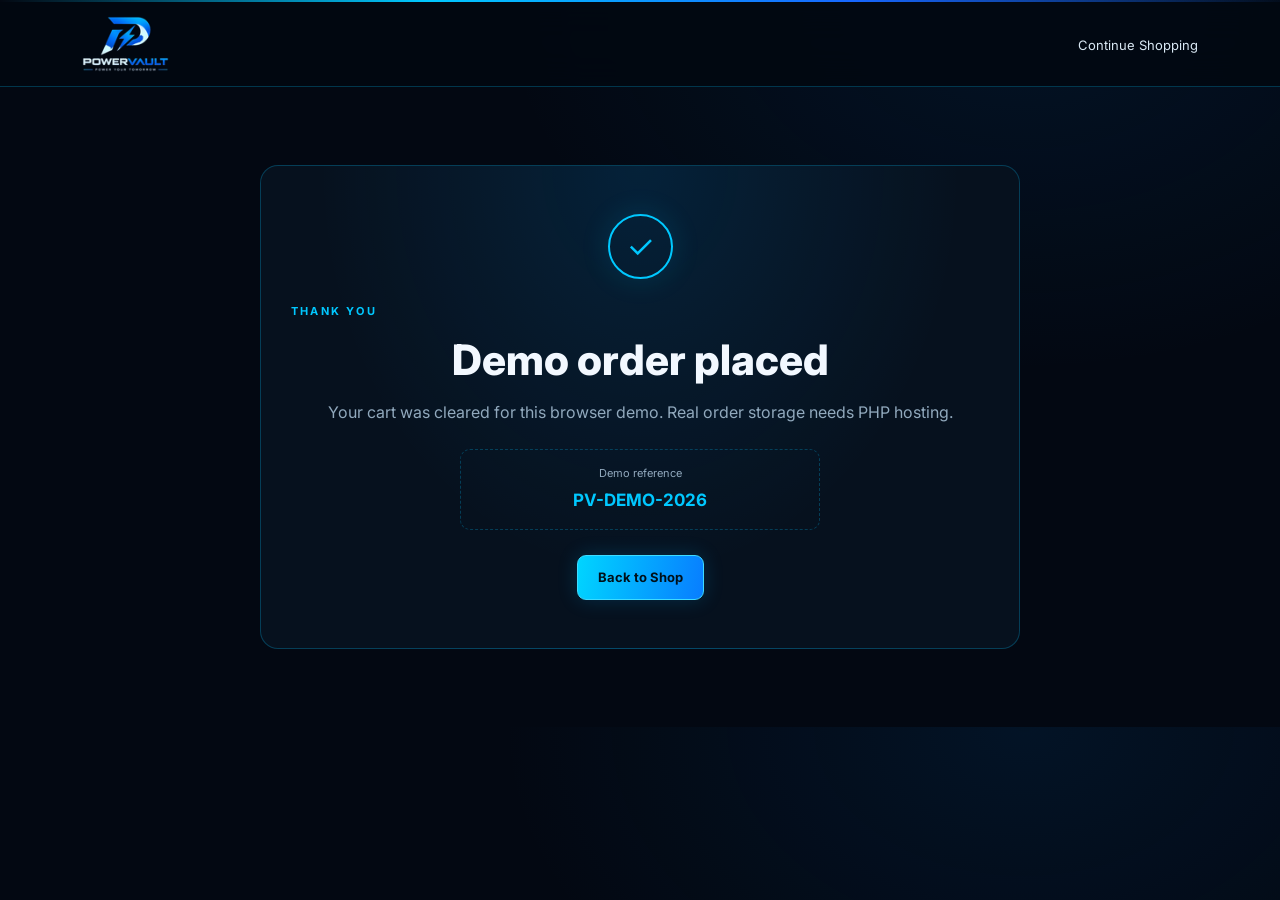
<file: order-success.html>
<!doctype html>
<html lang="en">
<head>
  <meta charset="utf-8">
  <meta name="viewport" content="width=device-width, initial-scale=1">
  <title>Order Placed | POWERVAULT</title>
  <link href="https://cdn.jsdelivr.net/npm/bootstrap@5.3.3/dist/css/bootstrap.min.css" rel="stylesheet">
  <link rel="stylesheet" href="style.css">
  <link rel="stylesheet" href="pages.css">
</head>
<body>
  <div class="topline"></div>
  <nav class="navbar navbar-expand-lg navbar-dark pv-nav sticky-top">
    <div class="container">
      <a class="navbar-brand brand" href="index.html">
        <img class="brand-logo" src="logo-nav.png" alt="POWERVAULT" width="99" height="64">
      </a>
      <div class="ms-auto">
        <a class="nav-link d-inline" href="shop.html">Continue Shopping</a>
      </div>
    </div>
  </nav>
  <main>
    <section class="section-pad">
      <div class="container">
        <div class="success-card">
          <div class="success-check">✓</div>
          <div class="eyebrow">THANK YOU</div>
          <h1>Demo order placed</h1>
          <p class="muted">Your cart was cleared for this browser demo. Real order storage needs PHP hosting.</p>
          <div class="order-number">Demo reference<strong>PV-DEMO-2026</strong></div>
          <a class="btn btn-neon" href="shop.html">Back to Shop</a>
        </div>
      </div>
    </section>
  </main>
  <script src="app.js"></script>
</body>
</html>
</file>
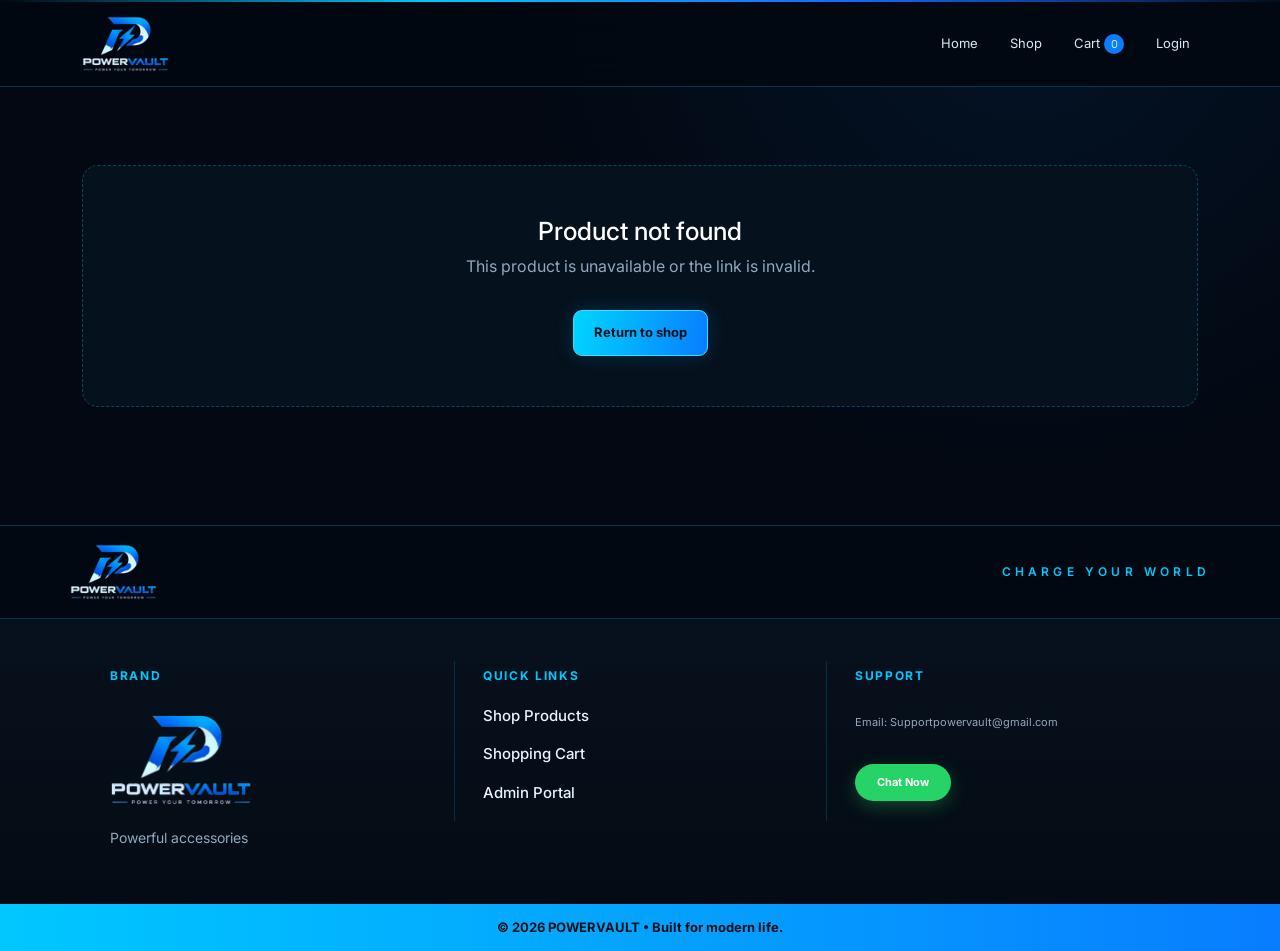
<file: product.html>
<!doctype html>
<html lang="en">
<head>
  <meta charset="utf-8">
  <meta name="viewport" content="width=device-width, initial-scale=1">
  <title>Product | POWERVAULT</title>
  <meta name="description" content="POWERVAULT product details.">
  <link href="https://cdn.jsdelivr.net/npm/bootstrap@5.3.3/dist/css/bootstrap.min.css" rel="stylesheet">
  <link rel="stylesheet" href="style.css">
  <link rel="stylesheet" href="pages.css">
</head>
<body>
  <div class="topline"></div>

  <nav class="navbar navbar-expand-lg navbar-dark pv-nav sticky-top">
    <div class="container">
      <a class="navbar-brand brand" href="index.html">
        <img class="brand-logo" src="logo-nav.png" alt="POWERVAULT" width="99" height="64">
      </a>
      <button class="navbar-toggler" type="button" data-bs-toggle="collapse" data-bs-target="#pvNav" aria-label="Toggle navigation">
        <span class="navbar-toggler-icon"></span>
      </button>
      <div class="collapse navbar-collapse" id="pvNav">
        <ul class="navbar-nav ms-auto align-items-lg-center gap-lg-3">
          <li class="nav-item"><a class="nav-link" href="index.html">Home</a></li>
          <li class="nav-item"><a class="nav-link" href="shop.html">Shop</a></li>
          <li class="nav-item"><a class="nav-link cart-link" href="cart.html">Cart <span class="cart-count" data-cart-count>0</span></a></li>
          <li class="nav-item"><a class="nav-link" href="login.html">Login</a></li>
        </ul>
      </div>
    </div>
  </nav>

  <main>
    <section class="section-pad">
      <div class="container" id="productDetailRoot"></div>
    </section>
  </main>

  <footer class="pv-footer">
    <div class="footer-brand-bar">
      <div class="container footer-brand-inner">
        <a class="footer-logo" href="index.html">
          <img src="logo-nav.png" alt="POWERVAULT" width="99" height="64">
        </a>
        <span class="footer-tagline">CHARGE YOUR WORLD</span>
      </div>
    </div>
    <div class="footer-main">
      <div class="container footer-grid">
        <div class="footer-col">
          <h6>Brand</h6>
          <div class="footer-brand-block">
            <a class="footer-logo-lg" href="index.html">
              <img src="logo.png" alt="POWERVAULT" width="160" height="103">
            </a>
            <p>Powerful accessories</p>
          </div>
        </div>
        <div class="footer-col">
          <h6>Quick Links</h6>
          <nav class="footer-links">
            <a href="shop.html">Shop Products</a>
            <a href="cart.html">Shopping Cart</a>
            <a href="admin/login.html">Admin Portal</a>
          </nav>
        </div>
        <div class="footer-col">
          <h6>Support</h6>
          <div class="footer-support">
            <a class="footer-support-item" href="mailto:Supportpowervault@gmail.com">Email: Supportpowervault@gmail.com</a>
            <a class="footer-wa-btn" href="https://wa.me/923273822228" target="_blank" rel="noopener">Chat Now</a>
          </div>
        </div>
      </div>
    </div>
    <div class="footer-copyright">
      <div class="container">© 2026 POWERVAULT • Built for modern life.</div>
    </div>
  </footer>

  <script src="https://cdn.jsdelivr.net/npm/bootstrap@5.3.3/dist/js/bootstrap.bundle.min.js"></script>
  <script src="admin/admin.js"></script>
  <script src="app.js"></script>
</body>
</html>
</file>
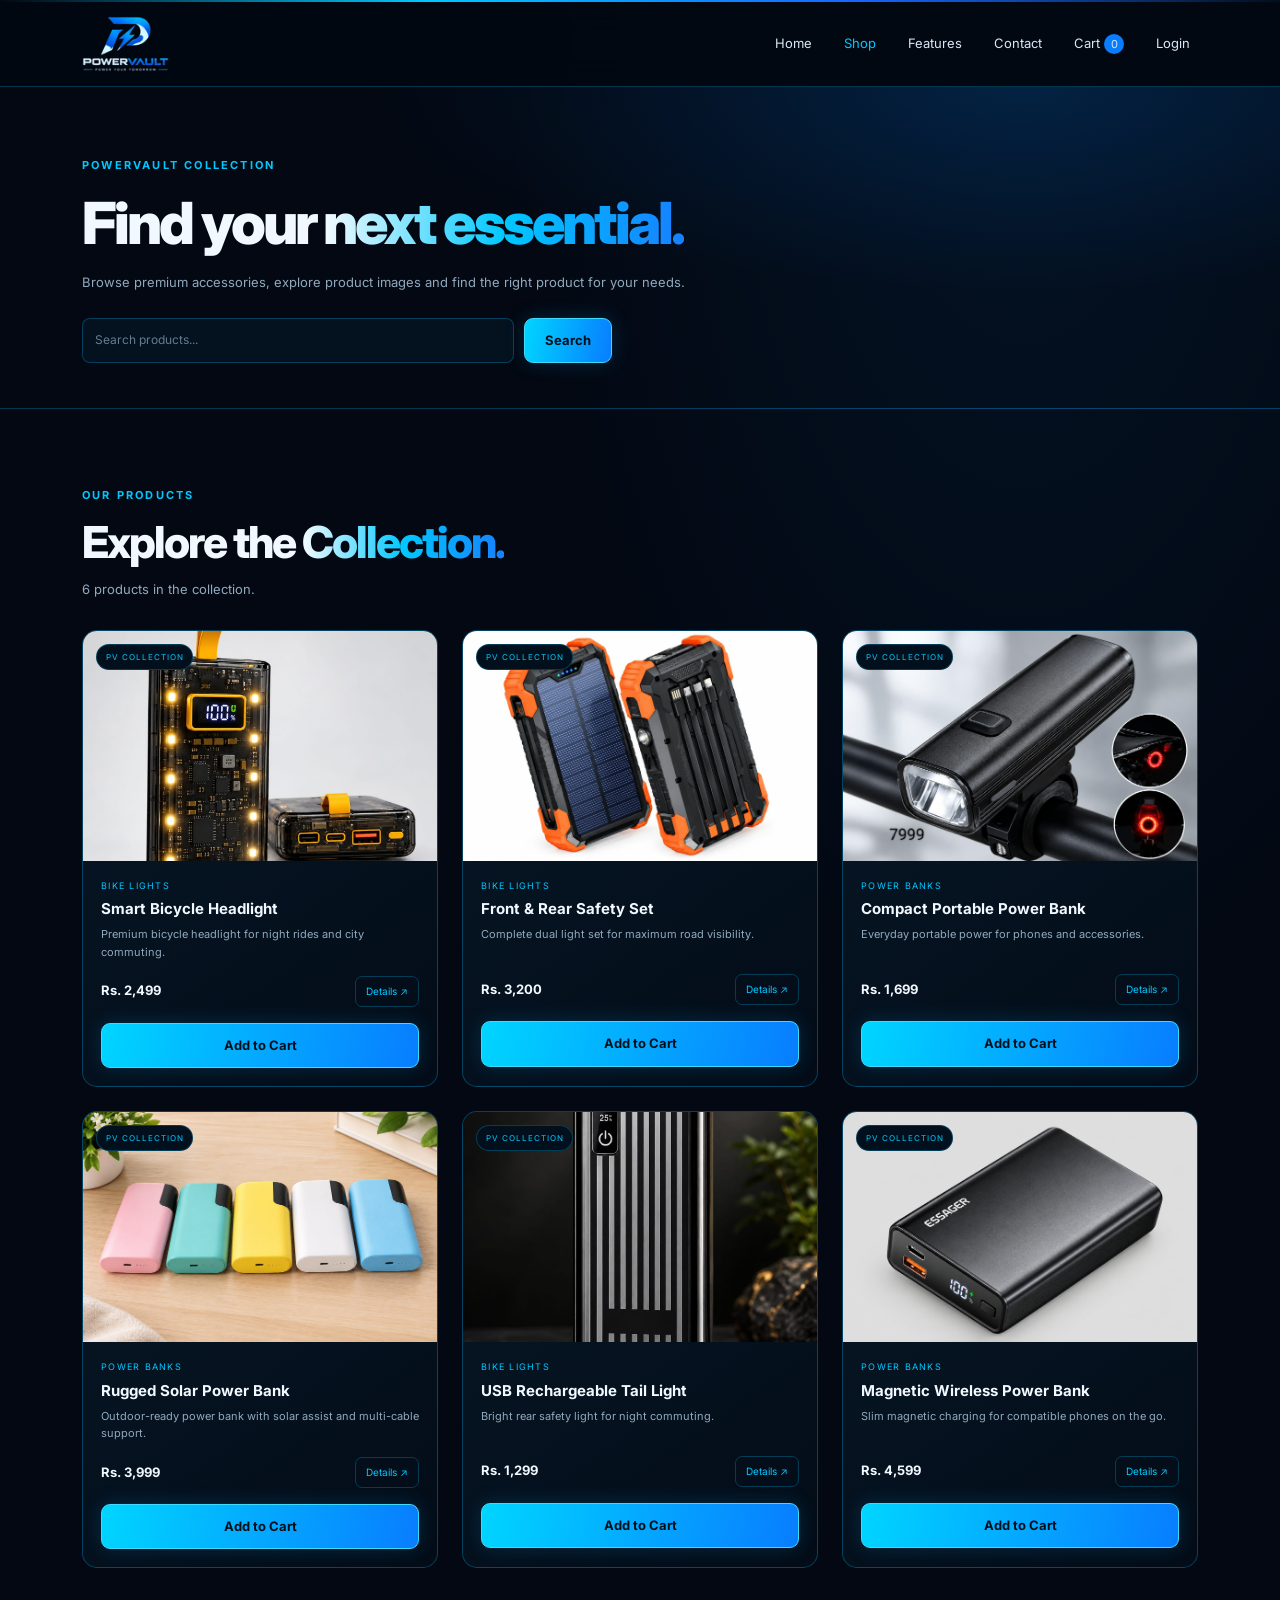
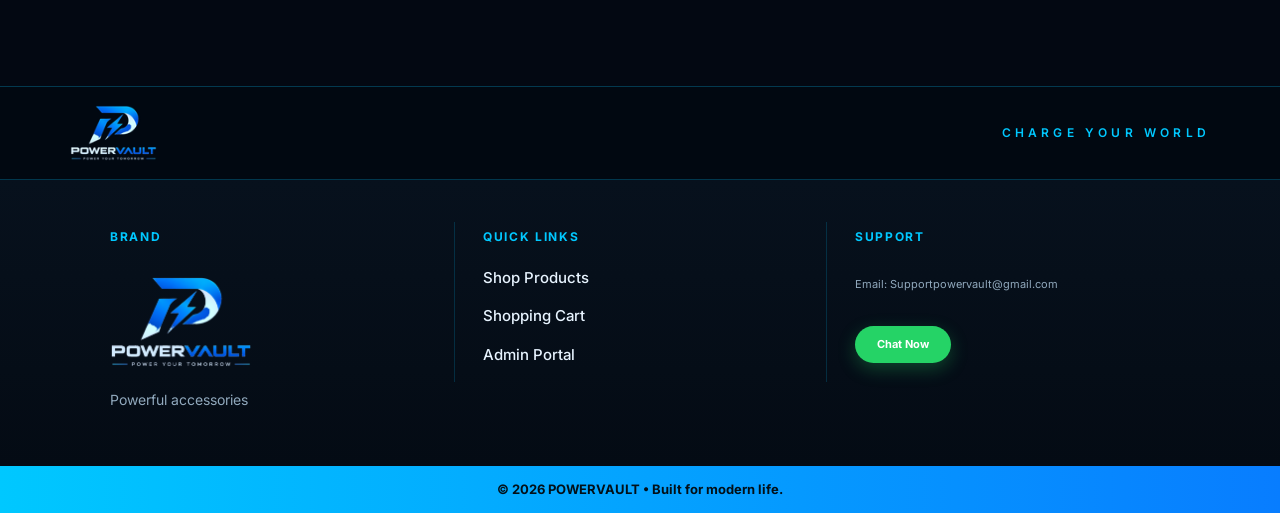
<file: shop.html>
<!doctype html>
<html lang="en">
<head>
  <meta charset="utf-8">
  <meta name="viewport" content="width=device-width, initial-scale=1">
  <title>Shop | POWERVAULT</title>
  <meta name="description" content="Browse POWERVAULT premium lights and power accessories.">
  <link href="https://cdn.jsdelivr.net/npm/bootstrap@5.3.3/dist/css/bootstrap.min.css" rel="stylesheet">
  <link rel="stylesheet" href="style.css">
  <link rel="stylesheet" href="pages.css">
</head>
<body>
  <div class="topline"></div>

  <nav class="navbar navbar-expand-lg navbar-dark pv-nav sticky-top">
    <div class="container">
      <a class="navbar-brand brand" href="index.html">
        <img class="brand-logo" src="logo-nav.png" alt="POWERVAULT" width="99" height="64">
      </a>
      <button class="navbar-toggler" type="button" data-bs-toggle="collapse" data-bs-target="#pvNav" aria-label="Toggle navigation">
        <span class="navbar-toggler-icon"></span>
      </button>
      <div class="collapse navbar-collapse" id="pvNav">
        <ul class="navbar-nav ms-auto align-items-lg-center gap-lg-3">
          <li class="nav-item"><a class="nav-link" href="index.html">Home</a></li>
          <li class="nav-item"><a class="nav-link active" href="shop.html">Shop</a></li>
          <li class="nav-item"><a class="nav-link" href="index.html#features">Features</a></li>
          <li class="nav-item"><a class="nav-link" href="index.html#contact">Contact</a></li>
          <li class="nav-item"><a class="nav-link cart-link" href="cart.html">Cart <span class="cart-count" data-cart-count>0</span></a></li>
          <li class="nav-item"><a class="nav-link" href="login.html">Login</a></li>
        </ul>
      </div>
    </div>
  </nav>

  <main>
    <section class="page-hero">
      <div class="container">
        <div class="eyebrow">POWERVAULT COLLECTION</div>
        <h1>Find your <span class="gradient-text">next essential.</span></h1>
        <p>Browse premium accessories, explore product images and find the right product for your needs.</p>
        <div class="search-form">
          <input class="form-control shop-search-input" id="shopSearch" type="search" placeholder="Search products..." aria-label="Search products">
          <button type="button" class="btn btn-neon" id="shopSearchBtn">Search</button>
          <button type="button" class="btn btn-outline-glow d-none" id="shopClear">Clear</button>
        </div>
      </div>
    </section>

    <section class="section-pad">
      <div class="container">
        <div class="section-heading">
          <div>
            <div class="eyebrow">OUR PRODUCTS</div>
            <h2>Explore the <span class="gradient-text">Collection.</span></h2>
            <p id="shopResultText">6 products in the collection.</p>
          </div>
        </div>

        <div class="row g-4" id="shopGrid">
          <div class="col-12 col-sm-6 col-lg-4" data-product-card data-search="smart bicycle headlight bike lights">
            <div class="product-card shop-product-card">
              <a class="product-art" href="product.html?id=1" aria-label="View Smart Bicycle Headlight">
                <img class="product-cover" src="f77b22d53571463d91aa7141d075ac3a.jpg" alt="Smart Bicycle Headlight">
                <span class="product-badge">PV COLLECTION</span>
              </a>
              <div class="product-info">
                <div class="product-category">Bike Lights</div>
                <h3><a href="product.html?id=1">Smart Bicycle Headlight</a></h3>
                <p>Premium bicycle headlight for night rides and city commuting.</p>
                <div class="product-bottom">
                  <strong>Rs. 2,499</strong>
                  <a class="btn-mini" href="product.html?id=1">Details ↗</a>
                </div>
                <button type="button" class="btn btn-neon w-100 mt-3" data-add-cart="1">Add to Cart</button>
              </div>
            </div>
          </div>

          <div class="col-12 col-sm-6 col-lg-4" data-product-card data-search="front rear safety set bike lights">
            <div class="product-card shop-product-card">
              <a class="product-art" href="product.html?id=2" aria-label="View Front & Rear Safety Set">
                <img class="product-cover" src="2824bfbbccdcdd29c4dc5604ca1d7723.jpg" alt="Front & Rear Safety Set">
                <span class="product-badge">PV COLLECTION</span>
              </a>
              <div class="product-info">
                <div class="product-category">Bike Lights</div>
                <h3><a href="product.html?id=2">Front &amp; Rear Safety Set</a></h3>
                <p>Complete dual light set for maximum road visibility.</p>
                <div class="product-bottom">
                  <strong>Rs. 3,200</strong>
                  <a class="btn-mini" href="product.html?id=2">Details ↗</a>
                </div>
                <button type="button" class="btn btn-neon w-100 mt-3" data-add-cart="2">Add to Cart</button>
              </div>
            </div>
          </div>

          <div class="col-12 col-sm-6 col-lg-4" data-product-card data-search="compact portable power bank">
            <div class="product-card shop-product-card">
              <a class="product-art" href="product.html?id=3" aria-label="View Compact Portable Power Bank">
                <img class="product-cover" src="hero.jpeg" alt="Compact Portable Power Bank">
                <span class="product-badge">PV COLLECTION</span>
              </a>
              <div class="product-info">
                <div class="product-category">Power Banks</div>
                <h3><a href="product.html?id=3">Compact Portable Power Bank</a></h3>
                <p>Everyday portable power for phones and accessories.</p>
                <div class="product-bottom">
                  <strong>Rs. 1,699</strong>
                  <a class="btn-mini" href="product.html?id=3">Details ↗</a>
                </div>
                <button type="button" class="btn btn-neon w-100 mt-3" data-add-cart="3">Add to Cart</button>
              </div>
            </div>
          </div>

          <div class="col-12 col-sm-6 col-lg-4" data-product-card data-search="rugged solar power bank">
            <div class="product-card shop-product-card">
              <a class="product-art" href="product.html?id=4" aria-label="View Rugged Solar Power Bank">
                <img class="product-cover" src="136ea0e628e029f032f540b158a3200e.jpg" alt="Rugged Solar Power Bank">
                <span class="product-badge">PV COLLECTION</span>
              </a>
              <div class="product-info">
                <div class="product-category">Power Banks</div>
                <h3><a href="product.html?id=4">Rugged Solar Power Bank</a></h3>
                <p>Outdoor-ready power bank with solar assist and multi-cable support.</p>
                <div class="product-bottom">
                  <strong>Rs. 3,999</strong>
                  <a class="btn-mini" href="product.html?id=4">Details ↗</a>
                </div>
                <button type="button" class="btn btn-neon w-100 mt-3" data-add-cart="4">Add to Cart</button>
              </div>
            </div>
          </div>

          <div class="col-12 col-sm-6 col-lg-4" data-product-card data-search="usb rechargeable tail light bike">
            <div class="product-card shop-product-card">
              <a class="product-art" href="product.html?id=5" aria-label="View USB Rechargeable Tail Light">
                <img class="product-cover" src="1545401f1a33bb52e7a4ac5f03d18677.jpg" alt="USB Rechargeable Tail Light">
                <span class="product-badge">PV COLLECTION</span>
              </a>
              <div class="product-info">
                <div class="product-category">Bike Lights</div>
                <h3><a href="product.html?id=5">USB Rechargeable Tail Light</a></h3>
                <p>Bright rear safety light for night commuting.</p>
                <div class="product-bottom">
                  <strong>Rs. 1,299</strong>
                  <a class="btn-mini" href="product.html?id=5">Details ↗</a>
                </div>
                <button type="button" class="btn btn-neon w-100 mt-3" data-add-cart="5">Add to Cart</button>
              </div>
            </div>
          </div>

          <div class="col-12 col-sm-6 col-lg-4" data-product-card data-search="magnetic wireless power bank">
            <div class="product-card shop-product-card">
              <a class="product-art" href="product.html?id=6" aria-label="View Magnetic Wireless Power Bank">
                <img class="product-cover" src="918424739554059021ddf39990c0cbd8.jpg" alt="Magnetic Wireless Power Bank">
                <span class="product-badge">PV COLLECTION</span>
              </a>
              <div class="product-info">
                <div class="product-category">Power Banks</div>
                <h3><a href="product.html?id=6">Magnetic Wireless Power Bank</a></h3>
                <p>Slim magnetic charging for compatible phones on the go.</p>
                <div class="product-bottom">
                  <strong>Rs. 4,599</strong>
                  <a class="btn-mini" href="product.html?id=6">Details ↗</a>
                </div>
                <button type="button" class="btn btn-neon w-100 mt-3" data-add-cart="6">Add to Cart</button>
              </div>
            </div>
          </div>
        </div>
      </div>
    </section>
  </main>

  <footer class="pv-footer" id="contact">
    <div class="footer-brand-bar">
      <div class="container footer-brand-inner">
        <a class="footer-logo" href="index.html">
          <img src="logo-nav.png" alt="POWERVAULT" width="99" height="64">
        </a>
        <span class="footer-tagline">CHARGE YOUR WORLD</span>
      </div>
    </div>
    <div class="footer-main">
      <div class="container footer-grid">
        <div class="footer-col">
          <h6>Brand</h6>
          <div class="footer-brand-block">
            <a class="footer-logo-lg" href="index.html">
              <img src="logo.png" alt="POWERVAULT" width="160" height="103">
            </a>
            <p>Powerful accessories</p>
          </div>
        </div>
        <div class="footer-col">
          <h6>Quick Links</h6>
          <nav class="footer-links">
            <a href="shop.html">Shop Products</a>
            <a href="cart.html">Shopping Cart</a>
            <a href="admin/login.html">Admin Portal</a>
          </nav>
        </div>
        <div class="footer-col">
          <h6>Support</h6>
          <div class="footer-support">
            <a class="footer-support-item" href="mailto:Supportpowervault@gmail.com">Email: Supportpowervault@gmail.com</a>
            <a class="footer-wa-btn" href="https://wa.me/923273822228" target="_blank" rel="noopener">Chat Now</a>
          </div>
        </div>
      </div>
    </div>
    <div class="footer-copyright">
      <div class="container">© 2026 POWERVAULT • Built for modern life.</div>
    </div>
  </footer>

  <script src="https://cdn.jsdelivr.net/npm/bootstrap@5.3.3/dist/js/bootstrap.bundle.min.js"></script>
  <script src="app.js"></script>
</body>
</html>
</file>
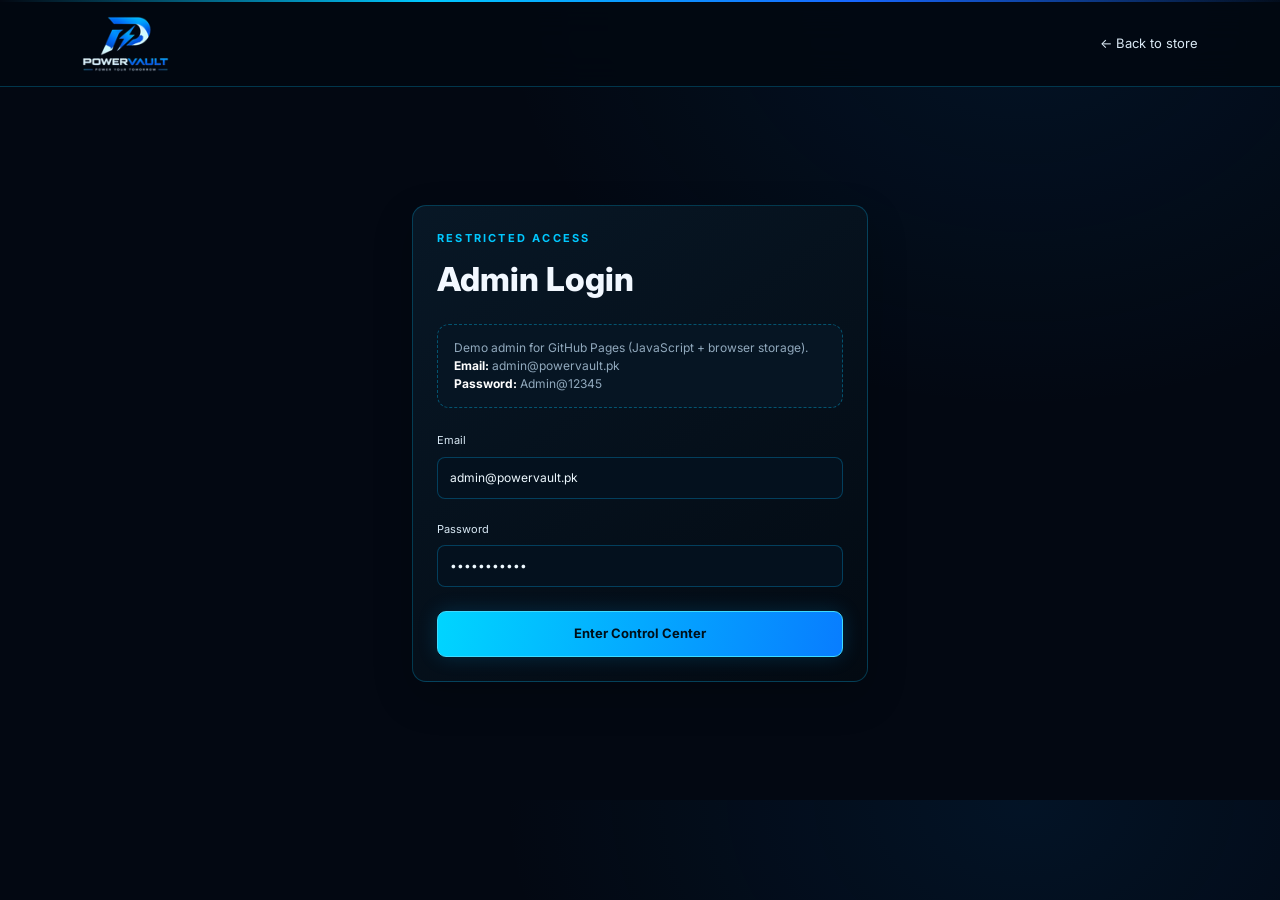
<file: admin/inventory.html>
<!doctype html>
<html lang="en">
<head>
  <meta charset="utf-8">
  <meta name="viewport" content="width=device-width, initial-scale=1">
  <title>Inventory | POWERVAULT Admin</title>
  <link href="https://cdn.jsdelivr.net/npm/bootstrap@5.3.3/dist/css/bootstrap.min.css" rel="stylesheet">
  <link rel="stylesheet" href="../style.css">
  <link rel="stylesheet" href="../pages.css">
  <link rel="stylesheet" href="admin.css">
</head>
<body data-admin-page="inventory">
  <div class="topline"></div>
  <main class="section-pad admin-shell">
    <div class="container-fluid">
      <div class="admin-topbar container-fluid px-0">
        <a href="../index.html"><img class="brand-logo" src="../logo-nav.png" alt="POWERVAULT"></a>
        <span class="admin-badge">JS Demo Admin</span>
      </div>

      <div class="admin-layout">
        <aside class="admin-sidebar">
          <div class="eyebrow">CONTROL CENTER</div>
          <a href="index.html" data-nav="dashboard">▦ Dashboard</a>
          <a href="products.html" data-nav="products">◇ Products</a>
          <a href="inventory.html" data-nav="inventory">▤ Inventory</a>
          <a href="orders.html" data-nav="orders">⇄ Orders</a>
          <a href="settings.html" data-nav="settings">⚙ Settings</a>
          <a href="#" data-logout>↪ Logout</a>
        </aside>

        <div class="admin-content">
          <div class="section-heading">
            <div>
              <div class="eyebrow">STOCK CONTROL</div>
              <h1>Inventory</h1>
            </div>
          </div>

          <div class="row g-4">
            <div class="col-lg-4">
              <form id="stockForm" class="form-panel">
                <h2>Adjust Stock</h2>
                <label class="form-label">Product</label>
                <select class="form-select mb-2" name="product_id" id="stockProduct" required></select>
                <label class="form-label">Quantity (+/-)</label>
                <input class="form-control mb-2" type="number" name="quantity" required placeholder="e.g. 5 or -2">
                <label class="form-label">Reason</label>
                <input class="form-control mb-3" name="reason" placeholder="Manual adjustment">
                <button class="btn btn-neon w-100" type="submit">Update Stock</button>
              </form>
            </div>
            <div class="col-lg-8">
              <div class="dashboard-panel mb-4">
                <h2 class="mb-3">Current Stock</h2>
                <div class="table-responsive">
                  <table class="table pv-table">
                    <thead><tr><th>Product</th><th>Stock</th><th>Status</th></tr></thead>
                    <tbody id="stockBody"></tbody>
                  </table>
                </div>
              </div>
              <div class="dashboard-panel">
                <h2 class="mb-3">Recent Movements</h2>
                <div class="table-responsive">
                  <table class="table pv-table">
                    <thead><tr><th>Product</th><th>Change</th><th>Reason</th><th>When</th></tr></thead>
                    <tbody id="movesBody"></tbody>
                  </table>
                </div>
              </div>
            </div>
          </div>
        </div>
      </div>
    </div>
  </main>
  <script src="admin.js"></script>
</body>
</html>
</file>
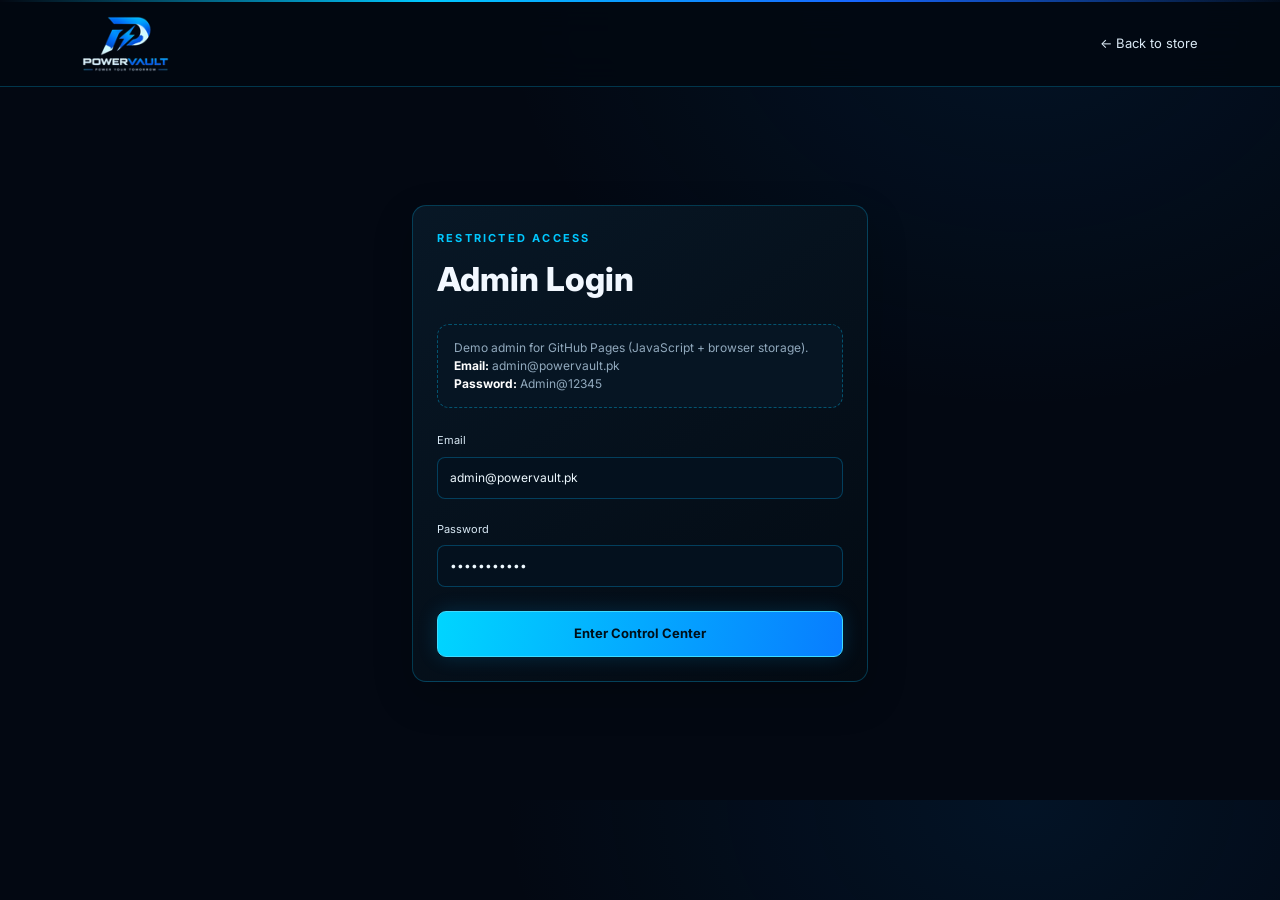
<file: admin/login.html>
<!doctype html>
<html lang="en">
<head>
  <meta charset="utf-8">
  <meta name="viewport" content="width=device-width, initial-scale=1">
  <title>Admin Login | POWERVAULT</title>
  <link href="https://cdn.jsdelivr.net/npm/bootstrap@5.3.3/dist/css/bootstrap.min.css" rel="stylesheet">
  <link rel="stylesheet" href="../style.css">
  <link rel="stylesheet" href="../pages.css">
  <link rel="stylesheet" href="admin.css">
</head>
<body data-admin-page="login">
  <div class="topline"></div>
  <nav class="navbar navbar-expand-lg navbar-dark pv-nav">
    <div class="container">
      <a class="navbar-brand brand" href="../index.html">
        <img class="brand-logo" src="../logo-nav.png" alt="POWERVAULT" width="99" height="64">
      </a>
      <a class="nav-link" href="../index.html">← Back to store</a>
    </div>
  </nav>

  <main class="section-pad">
    <div class="container admin-login-wrap">
      <form id="adminLoginForm" class="form-panel auth-card">
        <div class="eyebrow">RESTRICTED ACCESS</div>
        <h1>Admin Login</h1>
        <div class="admin-note">
          Demo admin for GitHub Pages (JavaScript + browser storage).<br>
          <strong>Email:</strong> admin@powervault.pk<br>
          <strong>Password:</strong> Admin@12345
        </div>
        <div id="adminLoginError" class="alert error d-none" role="alert"></div>
        <label class="form-label">Email</label>
        <input class="form-control mb-3" type="email" name="email" required value="admin@powervault.pk">
        <label class="form-label">Password</label>
        <input class="form-control mb-4" type="password" name="password" required value="Admin@12345">
        <button class="btn btn-neon w-100" type="submit">Enter Control Center</button>
      </form>
    </div>
  </main>

  <script src="admin.js"></script>
</body>
</html>
</file>
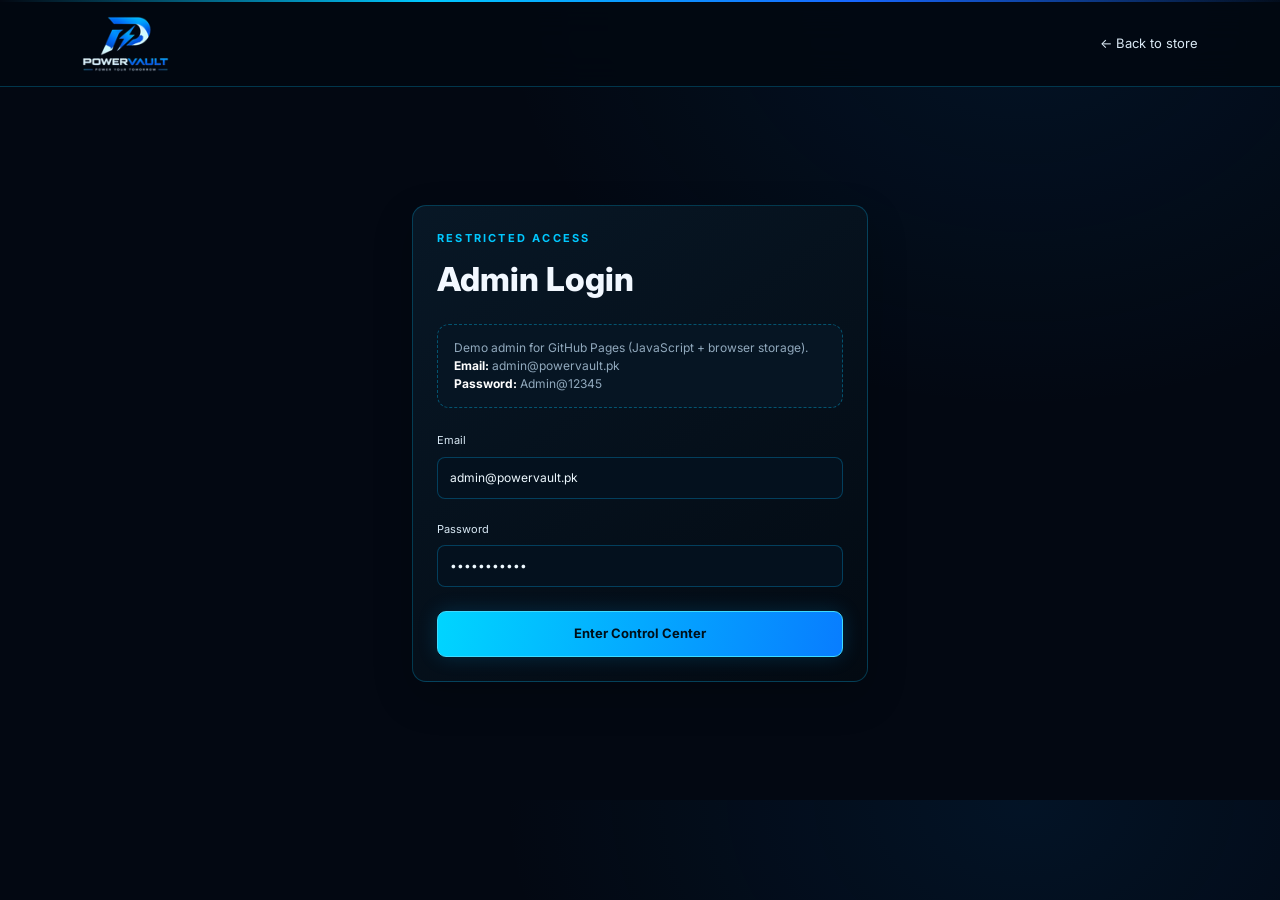
<file: admin/orders.html>
<!doctype html>
<html lang="en">
<head>
  <meta charset="utf-8">
  <meta name="viewport" content="width=device-width, initial-scale=1">
  <title>Orders | POWERVAULT Admin</title>
  <link href="https://cdn.jsdelivr.net/npm/bootstrap@5.3.3/dist/css/bootstrap.min.css" rel="stylesheet">
  <link rel="stylesheet" href="../style.css">
  <link rel="stylesheet" href="../pages.css">
  <link rel="stylesheet" href="admin.css">
</head>
<body data-admin-page="orders">
  <div class="topline"></div>
  <main class="section-pad admin-shell">
    <div class="container-fluid">
      <div class="admin-topbar container-fluid px-0">
        <a href="../index.html"><img class="brand-logo" src="../logo-nav.png" alt="POWERVAULT"></a>
        <span class="admin-badge">JS Demo Admin</span>
      </div>

      <div class="admin-layout">
        <aside class="admin-sidebar">
          <div class="eyebrow">CONTROL CENTER</div>
          <a href="index.html" data-nav="dashboard">▦ Dashboard</a>
          <a href="products.html" data-nav="products">◇ Products</a>
          <a href="inventory.html" data-nav="inventory">▤ Inventory</a>
          <a href="orders.html" data-nav="orders">⇄ Orders</a>
          <a href="settings.html" data-nav="settings">⚙ Settings</a>
          <a href="#" data-logout>↪ Logout</a>
        </aside>

        <div class="admin-content">
          <div class="section-heading">
            <div>
              <div class="eyebrow">ORDER MANAGEMENT</div>
              <h1>Orders</h1>
              <p class="muted mb-0">Includes Easypaisa / JazzCash wallet details from demo checkout.</p>
            </div>
          </div>

          <div class="dashboard-panel">
            <div class="table-responsive">
              <table class="table pv-table">
                <thead>
                  <tr>
                    <th>Order</th>
                    <th>Customer</th>
                    <th>Payment</th>
                    <th>Total</th>
                    <th>Update</th>
                  </tr>
                </thead>
                <tbody id="ordersBody"></tbody>
              </table>
            </div>
          </div>
        </div>
      </div>
    </div>
  </main>
  <script src="admin.js"></script>
</body>
</html>
</file>
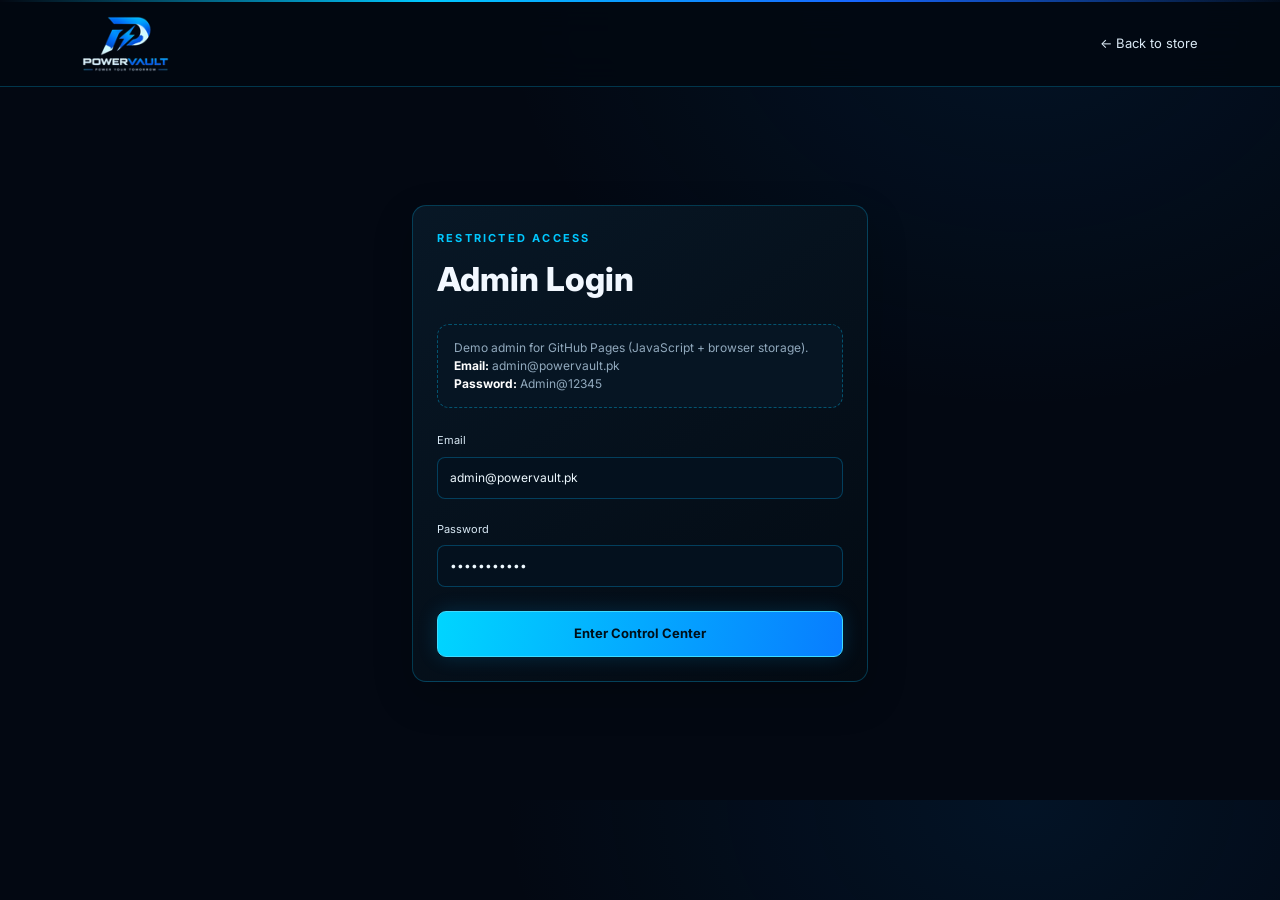
<file: admin/products.html>
<!doctype html>
<html lang="en">
<head>
  <meta charset="utf-8">
  <meta name="viewport" content="width=device-width, initial-scale=1">
  <title>Products | POWERVAULT Admin</title>
  <link href="https://cdn.jsdelivr.net/npm/bootstrap@5.3.3/dist/css/bootstrap.min.css" rel="stylesheet">
  <link rel="stylesheet" href="../style.css">
  <link rel="stylesheet" href="../pages.css">
  <link rel="stylesheet" href="admin.css">
</head>
<body data-admin-page="products">
  <div class="topline"></div>
  <main class="section-pad admin-shell">
    <div class="container-fluid">
      <div class="admin-topbar container-fluid px-0">
        <a href="../index.html"><img class="brand-logo" src="../logo-nav.png" alt="POWERVAULT"></a>
        <span class="admin-badge">JS Demo Admin</span>
      </div>

      <div class="admin-layout">
        <aside class="admin-sidebar">
          <div class="eyebrow">CONTROL CENTER</div>
          <a href="index.html" data-nav="dashboard">▦ Dashboard</a>
          <a href="products.html" data-nav="products">◇ Products</a>
          <a href="inventory.html" data-nav="inventory">▤ Inventory</a>
          <a href="orders.html" data-nav="orders">⇄ Orders</a>
          <a href="settings.html" data-nav="settings">⚙ Settings</a>
          <a href="#" data-logout>↪ Logout</a>
        </aside>

        <div class="admin-content">
          <div class="section-heading">
            <div>
              <div class="eyebrow">CATALOG MANAGEMENT</div>
              <h1>Products</h1>
            </div>
          </div>

          <div class="row g-4">
            <div class="col-lg-5">
              <form id="productForm" class="form-panel">
                <h2 id="productFormTitle">Add Product</h2>
                <label class="form-label">Name *</label>
                <input class="form-control mb-2" name="name" required>
                <label class="form-label">Category</label>
                <input class="form-control mb-2" name="category" placeholder="Bike Lights">
                <label class="form-label">Description</label>
                <textarea class="form-control mb-2" name="description" rows="3"></textarea>
                <label class="form-label">Image URL / path</label>
                <input class="form-control mb-2" name="image" placeholder="../hero.jpeg">
                <div class="row g-2">
                  <div class="col-4">
                    <label class="form-label">Price</label>
                    <input class="form-control" type="number" name="price" min="0" step="1">
                  </div>
                  <div class="col-4">
                    <label class="form-label">Cost</label>
                    <input class="form-control" type="number" name="cost_price" min="0" step="1">
                  </div>
                  <div class="col-4">
                    <label class="form-label">Stock</label>
                    <input class="form-control" type="number" name="stock" min="0" step="1" value="10">
                  </div>
                </div>
                <div class="d-flex gap-2 mt-3">
                  <button class="btn btn-neon" type="submit">Save Product</button>
                  <button class="btn btn-outline-glow" type="button" id="productReset">Clear</button>
                </div>
              </form>
            </div>
            <div class="col-lg-7">
              <div class="dashboard-panel">
                <h2 class="mb-3">Catalog</h2>
                <div class="table-responsive">
                  <table class="table pv-table">
                    <thead>
                      <tr>
                        <th>Img</th>
                        <th>Product</th>
                        <th>Price</th>
                        <th>Stock</th>
                        <th>Status</th>
                        <th></th>
                      </tr>
                    </thead>
                    <tbody id="productsBody"></tbody>
                  </table>
                </div>
              </div>
            </div>
          </div>
        </div>
      </div>
    </div>
  </main>
  <script src="admin.js"></script>
</body>
</html>
</file>
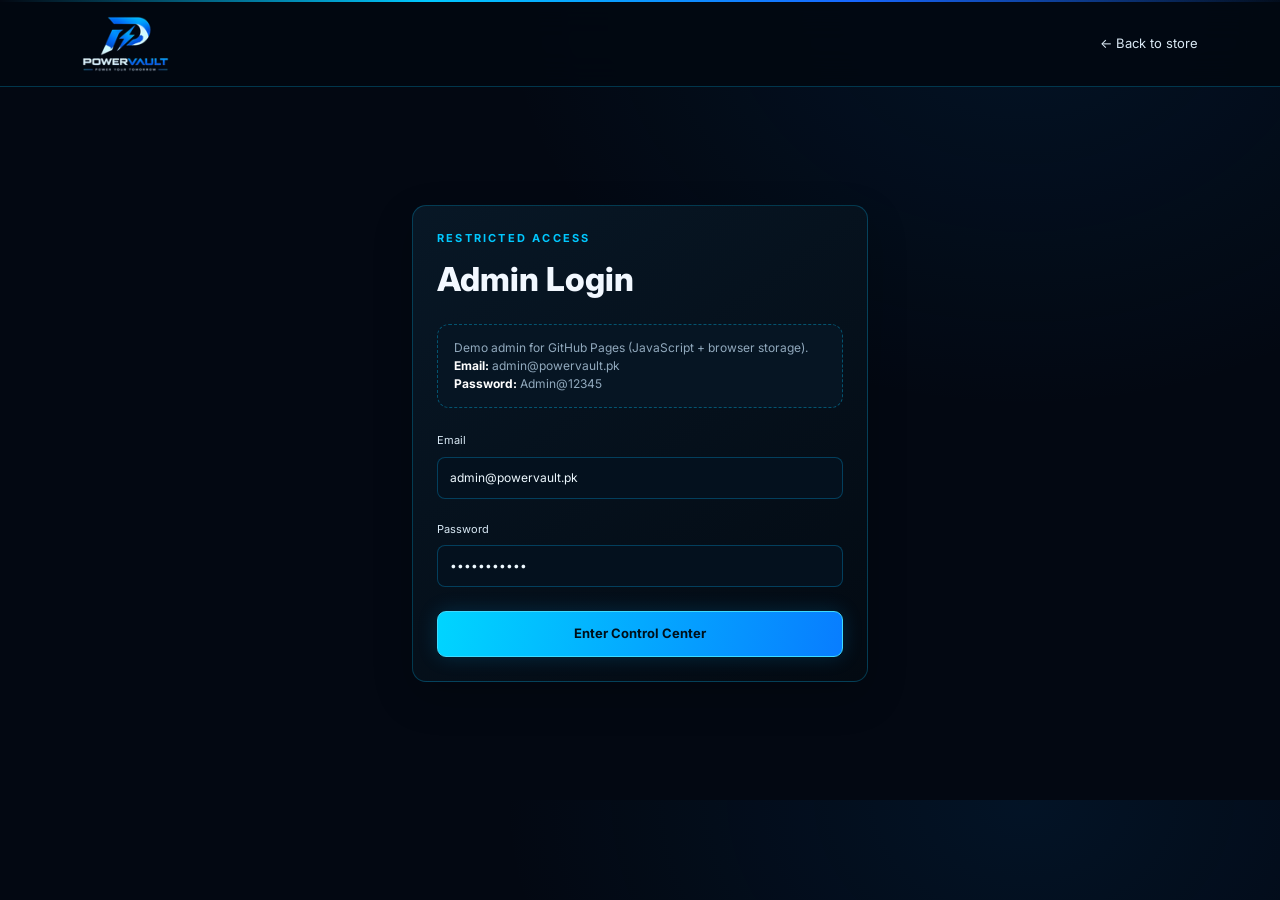
<file: admin/settings.html>
<!doctype html>
<html lang="en">
<head>
  <meta charset="utf-8">
  <meta name="viewport" content="width=device-width, initial-scale=1">
  <title>Settings | POWERVAULT Admin</title>
  <link href="https://cdn.jsdelivr.net/npm/bootstrap@5.3.3/dist/css/bootstrap.min.css" rel="stylesheet">
  <link rel="stylesheet" href="../style.css">
  <link rel="stylesheet" href="../pages.css">
  <link rel="stylesheet" href="admin.css">
</head>
<body data-admin-page="settings">
  <div class="topline"></div>
  <main class="section-pad admin-shell">
    <div class="container-fluid">
      <div class="admin-topbar container-fluid px-0">
        <a href="../index.html"><img class="brand-logo" src="../logo-nav.png" alt="POWERVAULT"></a>
        <span class="admin-badge">JS Demo Admin</span>
      </div>

      <div class="admin-layout">
        <aside class="admin-sidebar">
          <div class="eyebrow">CONTROL CENTER</div>
          <a href="index.html" data-nav="dashboard">▦ Dashboard</a>
          <a href="products.html" data-nav="products">◇ Products</a>
          <a href="inventory.html" data-nav="inventory">▤ Inventory</a>
          <a href="orders.html" data-nav="orders">⇄ Orders</a>
          <a href="settings.html" data-nav="settings">⚙ Settings</a>
          <a href="#" data-logout>↪ Logout</a>
        </aside>

        <div class="admin-content">
          <div class="section-heading">
            <div>
              <div class="eyebrow">STORE SETTINGS</div>
              <h1>Settings</h1>
            </div>
          </div>

          <div class="row g-4">
            <div class="col-lg-6">
              <form id="settingsForm" class="form-panel">
                <h2>General</h2>
                <label class="form-label">Store name</label>
                <input class="form-control mb-3" name="store_name" required>
                <label class="form-label">Support email</label>
                <input class="form-control mb-3" type="email" name="support_email" required>
                <label class="form-label">Shipping charge (Rs.)</label>
                <input class="form-control mb-3" type="number" name="shipping_charge" min="0">
                <button class="btn btn-neon" type="submit">Save Settings</button>
              </form>
            </div>
            <div class="col-lg-6">
              <div class="form-panel">
                <h2>Admin Access</h2>
                <p class="muted">Demo login for GitHub Pages:</p>
                <p class="mb-1"><strong>Email:</strong> admin@powervault.pk</p>
                <p class="mb-3"><strong>Password:</strong> Admin@12345</p>
                <p class="muted small mb-0">On real PHP hosting, change this password after setup and remove public setup scripts.</p>
              </div>
            </div>
          </div>
        </div>
      </div>
    </div>
  </main>
  <script src="admin.js"></script>
</body>
</html>
</file>
<file: style.css>
@import url('https://fonts.googleapis.com/css2?family=Inter:wght@400;500;600;700;800;900&display=swap');
:root{--bg:#030812;--line:rgba(0,194,255,.25);--cyan:#00c8ff;--blue:#087dff;--text:#f2f8ff;--muted:#91a9bd}*{box-sizing:border-box}html{scroll-behavior:smooth}body{margin:0;background:radial-gradient(ellipse at 80% 0%,rgba(0,88,158,.14),transparent 36%),var(--bg);color:var(--text);font-family:Inter,system-ui,sans-serif;overflow-x:hidden}a{color:var(--cyan);text-decoration:none}a:hover{color:white}.muted,p{color:var(--muted)}.topline{height:2px;background:linear-gradient(90deg,transparent,var(--cyan),#1767ff,transparent)}.pv-nav{background:rgba(2,8,17,.9);backdrop-filter:blur(18px);border-bottom:1px solid var(--line);min-height:76px}.brand{display:flex;align-items:center;gap:9px;color:#f4fbff!important;font-weight:800;font-size:19px;line-height:1}.brand-mark{font-size:38px;color:var(--cyan);text-shadow:0 0 18px #00c8ff99}.brand small{display:block;font-size:7px;letter-spacing:.28em;color:var(--cyan);margin-top:5px}.nav-link{color:#d9e8f4!important;font-size:13px}.nav-link:hover{color:var(--cyan)!important}.cart-count{display:inline-grid;place-items:center;background:var(--blue);border-radius:50%;min-width:20px;height:20px;font-size:11px}.hero-section{position:relative;display:flex;align-items:center;overflow:hidden;border-bottom:1px solid var(--line);background:radial-gradient(ellipse at 72% 50%,#007cff20,transparent 40%),linear-gradient(110deg,#030811,#061322)}.hero-grid{display:grid;grid-template-columns:1fr 1.1fr;align-items:center;gap:25px;padding:65px 12px 60px;position:relative;z-index:1}.eyebrow{font-size:11px;letter-spacing:.2em;font-weight:700;color:var(--cyan);text-transform:uppercase;display:flex;align-items:center;gap:10px}.pulse-dot{width:7px;height:7px;border-radius:50%;background:var(--cyan);box-shadow:0 0 12px var(--cyan);animation:pulse 1.7s infinite}.hero-copy h1{font-size:clamp(45px,6vw,78px);line-height:.98;font-weight:900;letter-spacing:-.065em;margin:23px 0 18px}.gradient-text{background:linear-gradient(90deg,#f5fbff,#00c8ff 50%,#1680ff);-webkit-background-clip:text;background-clip:text;color:transparent}.hero-copy h2{font-size:clamp(17px,2vw,23px);font-weight:600}.hero-copy p{max-width:510px;line-height:1.8;margin-top:14px}.btn{border-radius:9px;padding:12px 20px;font-size:13px;font-weight:700;transition:.25s}.btn:hover{transform:translateY(-2px)}.btn-neon{color:#00101a;background:linear-gradient(100deg,#00d5ff,#087dff);border:1px solid #3edbff;box-shadow:0 0 20px #00acff30}.btn-neon:hover{color:white;box-shadow:0 0 26px #00beff66}.btn-outline-glow{border:1px solid #00c8ff8c;color:#dff8ff;background:#0096ff0a}.btn-disabled{background:#172534;color:#65798b;border:1px solid #263849}.hero-points{display:flex;flex-wrap:wrap;gap:18px;margin-top:30px;font-size:11px;color:#b4cadb}.hero-visual{position:relative;min-width:0}.hero-image-wrap{position:relative;z-index:2;animation:float 6s ease-in-out infinite;filter:drop-shadow(0 20px 45px #0082ff26)}.hero-image-wrap img{width:100%;max-height:500px;object-fit:contain;border-radius:20px}.image-halo{position:absolute;inset:14% 7%;background:#008cff;opacity:.17;filter:blur(80px);border-radius:50%}.floating-tag{position:absolute;z-index:3;display:flex;align-items:center;gap:10px;padding:12px 16px;border:1px solid #00c8ff59;border-radius:12px;background:#030f1cd1;backdrop-filter:blur(15px)}.floating-tag b,.floating-tag small{display:block}.floating-tag b{font-size:11px}.floating-tag small{font-size:9px;color:var(--muted);margin-top:4px}.tag-icon{color:var(--cyan);font-size:25px}.tag-top{top:10%;right:-1%}.tag-bottom{bottom:10%;left:0}.hero-orb{position:absolute;border:1px solid #00c8ff24;border-radius:50%;pointer-events:none}.orb-one{width:460px;height:460px;right:-100px;top:-150px}.orb-two{width:650px;height:650px;right:8%;bottom:-520px}.hero-bottom-line{height:1px;position:absolute;bottom:0;width:100%;background:linear-gradient(90deg,transparent,var(--cyan),transparent)}.benefits{background:#050e19;border-bottom:1px solid var(--line)}.benefits-grid{display:grid;grid-template-columns:repeat(4,1fr);gap:20px;padding-top:22px;padding-bottom:22px}.benefits-grid>div{display:flex;align-items:center;gap:12px}.benefit-icon{width:42px;height:42px;display:grid;place-items:center;border:1px solid var(--line);border-radius:13px;color:var(--cyan);font-size:20px;background:#061827}.benefits b,.benefits small{display:block}.benefits b{font-size:11px}.benefits small{font-size:10px;color:var(--muted);margin-top:4px}.section-pad{padding:78px 0}.section-heading{display:flex;align-items:end;justify-content:space-between;gap:20px;margin-bottom:30px}.section-heading h2,.feature-inner h2{font-size:clamp(30px,4vw,44px);letter-spacing:-.045em;font-weight:800;margin:12px 0}.section-heading p{margin:0;font-size:13px}.text-link{font-size:12px;font-weight:700;white-space:nowrap}.product-card{height:100%;overflow:hidden;border:1px solid #00a7e657;border-radius:15px;background:linear-gradient(145deg,#08192af2,#030c17);transition:.3s}.product-card:hover{transform:translateY(-7px);border-color:var(--cyan);box-shadow:0 14px 36px #0099ff1f}.product-art{height:230px;display:flex;align-items:center;justify-content:center;position:relative;overflow:hidden;background:radial-gradient(ellipse at center,#008aff2b,transparent 58%),linear-gradient(145deg,#061321,#020811)}.product-art:after{content:"";position:absolute;inset:0;background:linear-gradient(110deg,transparent 25%,#00c8ff1a 48%,transparent 67%);transform:translateX(-110%);transition:transform .65s}.product-card:hover .product-art:after{transform:translateX(110%)}.product-badge{position:absolute;top:13px;left:13px;font-size:8px;letter-spacing:.12em;color:var(--cyan);border:1px solid var(--line);border-radius:30px;padding:6px 9px;background:#02101d}.art-glow{position:absolute;width:150px;height:150px;border-radius:50%;background:#008bff;filter:blur(70px);opacity:.18}.product-placeholder{width:115px;height:165px;border-radius:25px;background:linear-gradient(130deg,#05070b,#3a434c 32%,#10151b 58%,#030609);border:2px solid #46515d;box-shadow:inset 4px 0 7px #ffffff20,inset -5px 0 10px #000,0 18px 35px #0009;transform:rotate(24deg);position:relative;z-index:1;transition:transform .4s}.product-card:hover .product-placeholder{transform:rotate(16deg) translateY(-5px)}.device-screen{position:absolute;top:20px;left:26px;width:55px;height:16px;border-radius:7px;border:1px solid #5e7585;background:#03080e}.device-port{position:absolute;bottom:12px;left:42px;width:27px;height:5px;border-radius:5px;background:#00bfff;box-shadow:0 0 9px var(--cyan)}.device-bolt{position:absolute;top:65px;left:43px;color:var(--cyan);font-size:28px;text-shadow:0 0 13px var(--cyan)}.product-info{padding:18px}.product-category{font-size:9px;letter-spacing:.14em;color:var(--cyan);text-transform:uppercase}.product-info h3{font-size:15px;font-weight:700;margin:8px 0}.product-info p{font-size:11px;line-height:1.6;min-height:34px;margin-bottom:14px}.product-bottom{display:flex;align-items:center;justify-content:space-between;gap:10px}.product-bottom strong{font-size:13px}.btn-mini{font-size:10px;border:1px solid var(--line);padding:7px 10px;border-radius:7px}.feature-band{padding:76px 0;background:radial-gradient(ellipse at 100% 50%,#0062be1f,transparent 45%),#050e19;border-top:1px solid var(--line);border-bottom:1px solid var(--line)}.feature-inner{display:grid;grid-template-columns:.8fr 1.2fr;gap:50px;align-items:center}.feature-inner>div:first-child p{font-size:13px;line-height:1.8;max-width:370px}.feature-cards{display:grid;grid-template-columns:repeat(3,1fr);gap:12px}.feature-tile{padding:22px 17px;border:1px solid var(--line);border-radius:13px;background:linear-gradient(145deg,#081827,#030a12);transition:.25s}.feature-tile:hover{transform:translateY(-5px)}.feature-tile>span{font-size:25px;color:var(--cyan)}.feature-tile h3{font-size:13px;margin:20px 0 8px}.feature-tile p{font-size:10px;line-height:1.7;margin:0}.payment-methods{display:grid;grid-template-columns:repeat(4,1fr);gap:15px}.payment-methods>div{display:flex;flex-direction:column;gap:7px;padding:18px;border:1px solid var(--line);border-radius:12px;background:#061321}.payment-methods b{font-size:20px;color:var(--cyan)}.payment-methods span,.payment-methods small{font-size:11px}.payment-methods small{color:var(--muted)}.pv-footer{background:#02060d;border-top:1px solid var(--line);padding:48px 0 0}.footer-grid{display:grid;grid-template-columns:1.3fr 1fr 1.3fr;gap:40px;padding-bottom:35px}.footer-grid h6{font-size:12px;margin-bottom:15px}.footer-grid a,.footer-grid span{display:block;font-size:11px;color:var(--muted);margin:9px 0}.copyright{border-top:1px solid #82b4d21a;padding:18px 0;color:#627a8d;font-size:10px}.page-hero{padding:70px 0 45px;background:radial-gradient(ellipse at 80% 0%,#007eff24,transparent 45%);border-bottom:1px solid var(--line)}.page-hero h1{font-size:clamp(36px,5vw,58px);font-weight:850;letter-spacing:-.05em;margin:15px 0}.page-hero p{font-size:13px}.page-hero.compact{padding:48px 0 32px}.search-form{display:flex;gap:10px;max-width:530px;margin-top:25px}.form-control,.form-select{background:#04111e;border:1px solid #00b7ff47;color:#eef9ff;border-radius:8px;padding:11px 12px;font-size:12px}.form-control:focus,.form-select:focus{background:#061626;color:white;border-color:var(--cyan);box-shadow:0 0 0 .2rem #00c8ff1f}.form-control::placeholder{color:#647d90}.product-detail{display:grid;grid-template-columns:1fr 1fr;gap:60px;align-items:center}.detail-art{height:460px;display:grid;place-items:center;position:relative;border:1px solid var(--line);border-radius:20px;background:radial-gradient(ellipse at center,#008eff26,transparent 60%),#06111e;overflow:hidden}.product-placeholder.large{transform:rotate(24deg) scale(1.65)}.detail-copy h1{font-size:clamp(30px,4vw,48px);font-weight:800;margin:14px 0}.detail-price{font-size:24px;font-weight:800;margin:25px 0;color:#fff}.quantity-input{max-width:100px}.detail-note{margin-top:25px;border-left:2px solid var(--cyan);padding:12px 15px;background:#061523;color:var(--muted);font-size:11px;line-height:1.8}.empty-state{border:1px dashed #00c8ff4d;border-radius:16px;padding:50px 25px;text-align:center;background:#05111d;color:var(--muted)}.empty-state h2{color:#fff;font-size:25px}.cart-row{display:grid;grid-template-columns:76px 1fr 90px 100px;gap:15px;align-items:center;padding:18px 0;border-bottom:1px solid #64aad226}.cart-thumb{height:76px;border:1px solid var(--line);border-radius:10px;background:radial-gradient(circle,#063455,#03101c);display:grid;place-items:center}.cart-thumb .device-bolt{position:static}.cart-item-copy h3{font-size:13px;margin:0 0 5px}.cart-item-copy p{font-size:10px;margin:0 0 5px}.cart-item-copy strong,.cart-line{font-size:12px}.cart-qty label{font-size:10px;color:var(--muted);display:block;margin-bottom:5px}.cart-qty input{width:70px}.cart-line{text-align:right}.remove-link{display:block;background:none;border:0;color:#ff748b;font-size:10px;margin:7px 0 0 auto}.summary-card,.form-panel,.dashboard-panel{border:1px solid var(--line);border-radius:14px;padding:24px;background:linear-gradient(145deg,#081827f7,#030a12);box-shadow:0 15px 40px #0003}.summary-card h3,.form-panel h2,.dashboard-panel h3{font-size:16px;font-weight:750;margin-bottom:20px}.summary-line{display:flex;justify-content:space-between;gap:15px;padding:10px 0;color:var(--muted);font-size:12px;border-bottom:1px solid #64aad21f}.summary-line b{color:#eff9ff;text-align:right}.summary-line.total{border:0;margin:10px 0 16px;color:white;font-size:14px}.summary-line.total b{font-size:17px;color:var(--cyan)}.sticky-summary{position:sticky;top:100px}.form-label{font-size:11px;color:#d9e9f5}.payment-option{display:flex;align-items:flex-start;gap:12px;padding:14px;border:1px solid #00b7ff33;border-radius:10px;margin:10px 0;background:#04111d;cursor:pointer}.payment-option:has(input:checked){border-color:var(--cyan);background:#062033}.payment-option input{margin-top:4px;accent-color:var(--cyan)}.payment-option b,.payment-option small{display:block}.payment-option b{font-size:12px}.payment-option small{font-size:10px;color:var(--muted);margin-top:5px;line-height:1.6}.success-card{max-width:760px;margin:auto;text-align:center;padding:48px 30px;border:1px solid var(--line);border-radius:18px;background:radial-gradient(ellipse at 50% 0%,#009aff1f,transparent 60%),#06111e}.success-check{width:65px;height:65px;border-radius:50%;border:2px solid var(--cyan);display:grid;place-items:center;color:var(--cyan);font-size:32px;margin:0 auto 24px;box-shadow:0 0 30px #00c8ff24}.success-card h1{font-size:clamp(27px,4vw,42px);font-weight:800;margin:15px 0}.order-number{padding:15px;margin:25px auto;max-width:360px;border:1px dashed var(--line);border-radius:10px;font-size:11px;color:var(--muted)}.order-number strong{display:block;font-size:17px;color:var(--cyan);margin-top:7px}.auth-wrap{max-width:520px}.auth-card h1{font-size:33px;font-weight:800;margin:13px 0 25px}.alert{border-radius:9px;font-size:12px;padding:12px 14px}.alert.success{background:#06352f;color:#b5ffed;border:1px solid #087f6e}.alert.error{background:#35101b;color:#ffd2dc;border:1px solid #8e2c49}.admin-layout{display:grid;grid-template-columns:225px minmax(0,1fr);gap:25px}.admin-sidebar{align-self:start;position:sticky;top:100px;border:1px solid var(--line);border-radius:14px;padding:18px 12px;background:#05111e;display:flex;flex-direction:column;gap:6px}.admin-sidebar .eyebrow{padding:8px;font-size:9px}.admin-sidebar a{color:#a8c0d3;padding:11px 12px;border-radius:8px;font-size:12px}.admin-sidebar a:hover,.admin-sidebar a.active{color:white;background:linear-gradient(90deg,#0865cb,#06488b)}.admin-content{min-width:0}.admin-content h1{font-size:clamp(28px,3vw,40px);font-weight:850;margin:10px 0}.stats-grid{display:grid;grid-template-columns:repeat(4,1fr);gap:15px}.stat-card{border:1px solid var(--line);border-radius:12px;padding:18px;background:linear-gradient(145deg,#081a2b,#040d17)}.stat-card span,.stat-card small{display:block;color:var(--muted);font-size:10px}.stat-card b{display:block;font-size:clamp(17px,2vw,25px);margin:10px 0;color:white;overflow-wrap:anywhere}.quick-actions{display:grid;gap:10px}.quick-actions a{border:1px solid #00b4ff2b;border-radius:8px;padding:13px;font-size:11px;background:#04111d}.pv-table{--bs-table-bg:transparent;--bs-table-color:#d8e9f5;--bs-table-border-color:rgba(100,170,210,.15);font-size:11px;vertical-align:middle}.pv-table th{color:#7e9bb2;font-size:9px;text-transform:uppercase;letter-spacing:.1em}.pv-table td{padding:14px 9px}.status-pill{display:inline-block;border:1px solid #00c8ff4d;border-radius:30px;padding:5px 9px;font-size:9px;color:#7be6ff}.status-pill.warning{border-color:#e5a83d;color:#ffd27b}.table-action{background:none;border:0;color:var(--cyan);font-size:10px;margin-left:8px}.order-edit{min-width:160px}.order-edit .form-control,.order-edit .form-select{font-size:10px;padding:7px}.reveal{animation:rise .8s both}@keyframes rise{from{opacity:0;transform:translateY(18px)}to{opacity:1;transform:translateY(0)}}@keyframes float{0%,100%{transform:translateY(0)}50%{transform:translateY(-10px)}}@keyframes pulse{0%,100%{opacity:1;box-shadow:0 0 12px var(--cyan)}50%{opacity:.5;box-shadow:0 0 3px var(--cyan)}}@media(max-width:991px){.hero-grid{grid-template-columns:1fr 1fr;gap:10px}.benefits-grid{grid-template-columns:repeat(2,1fr)}.feature-inner{grid-template-columns:1fr;gap:25px}.admin-layout{grid-template-columns:1fr}.admin-sidebar{position:static;display:grid;grid-template-columns:repeat(3,1fr)}.admin-sidebar .eyebrow{grid-column:1/-1}.stats-grid{grid-template-columns:repeat(2,1fr)}}@media(max-width:767px){.hero-grid{grid-template-columns:1fr;padding-top:45px;padding-bottom:40px}.hero-copy{text-align:center}.hero-copy .eyebrow,.hero-points{justify-content:center}.hero-copy p{margin-left:auto;margin-right:auto}.hero-visual{margin-top:18px}.hero-image-wrap img{max-height:350px}.tag-top{right:0;top:4%}.tag-bottom{bottom:4%}.hero-section{min-height:unset}.section-pad{padding:55px 0}.section-heading{align-items:start;flex-direction:column}.feature-cards{grid-template-columns:1fr}.payment-methods{grid-template-columns:repeat(2,1fr)}.footer-grid{grid-template-columns:1fr;gap:20px}.product-detail{grid-template-columns:1fr;gap:30px}.detail-art{height:330px}.product-placeholder.large{transform:rotate(24deg) scale(1.2)}.cart-row{grid-template-columns:60px 1fr 70px;gap:10px}.cart-thumb{height:60px}.cart-line{grid-column:2/-1;text-align:left}.cart-line .remove-link{margin-left:0}.admin-sidebar{grid-template-columns:repeat(2,1fr)}.stats-grid{gap:9px}.stat-card{padding:13px}.stat-card b{font-size:18px}.dashboard-panel,.form-panel,.summary-card{padding:18px}.sticky-summary{position:static}.search-form{flex-direction:column}.success-card{padding:35px 18px}}@media(prefers-reduced-motion:reduce){*,*:before,*:after{scroll-behavior:auto!important;animation-duration:.01ms!important;animation-iteration-count:1!important;transition-duration:.01ms!important}}
</file>
<file: pages.css>
/* GitHub Pages static demo overrides */

.cyan{color:var(--cyan)}

.brand-logo{
  display:block;
  height:56px;
  width:auto;
  object-fit:contain;
}
.pv-nav .navbar-brand{padding-top:6px;padding-bottom:6px}

/* Updated professional footer */
.pv-footer{
  background:#040b14;
  border-top:1px solid var(--line);
  padding:0;
  margin-top:40px;
  color:#fff;
}
.footer-brand-bar{
  background:rgba(2,8,17,.95);
  border-bottom:1px solid var(--line);
}
.footer-brand-inner{
  display:flex;
  align-items:center;
  justify-content:space-between;
  gap:20px;
  padding:18px 0;
  min-height:72px;
}
.footer-logo,.footer-logo-lg{
  display:inline-flex;
  align-items:center;
  text-decoration:none;
  line-height:0;
}
.footer-logo img{display:block;height:56px;width:auto;object-fit:contain}
.footer-logo-lg img{display:block;height:92px;width:auto;object-fit:contain}
.footer-tagline{
  color:var(--cyan);
  font-size:12px;
  font-weight:600;
  letter-spacing:.35em;
  text-transform:uppercase;
  white-space:nowrap;
}
.footer-main{
  background:linear-gradient(180deg,#07111d,#040b14);
  padding:42px 0 48px;
}
.footer-grid{
  display:grid;
  grid-template-columns:1fr 1fr 1fr;
  gap:0;
  padding-bottom:0;
  align-items:start;
}
.footer-col{padding:8px 28px;min-height:160px}
.footer-col + .footer-col{border-left:1px solid rgba(0,194,255,.18)}
.footer-col h6{
  font-size:12px;
  font-weight:700;
  color:var(--cyan);
  margin:0 0 22px;
  letter-spacing:.14em;
  text-transform:uppercase;
}
.footer-brand-block{
  display:flex;
  flex-direction:column;
  align-items:flex-start;
  gap:12px;
}
.footer-brand-block p{margin:0;color:var(--muted);font-size:14px}
.footer-links{display:flex;flex-direction:column;gap:16px}
.footer-links a{
  display:inline-flex;
  align-items:center;
  gap:12px;
  color:#e8f4ff;
  font-size:15px;
  font-weight:500;
  text-decoration:none;
  margin:0;
}
.footer-links a svg,
.footer-support-item svg{color:var(--cyan);flex-shrink:0}
.footer-links a:hover{color:var(--cyan)}
.footer-support{
  display:flex;
  flex-direction:column;
  align-items:flex-start;
  gap:16px;
}
.footer-support-item{
  display:inline-flex;
  align-items:center;
  gap:12px;
  color:#e8f4ff;
  font-size:14px;
  margin:0;
  text-decoration:none;
}
a.footer-support-item:hover{color:var(--cyan)}
.footer-wa-btn{
  display:inline-flex;
  align-items:center;
  gap:10px;
  background:#25d366;
  color:#fff!important;
  font-size:14px;
  font-weight:700;
  padding:10px 22px;
  border-radius:999px;
  text-decoration:none;
  box-shadow:0 6px 18px rgba(37,211,102,.28);
}
.footer-wa-btn:hover{
  color:#fff!important;
  transform:translateY(-1px);
  box-shadow:0 8px 22px rgba(37,211,102,.4);
}
.footer-copyright{
  background:linear-gradient(90deg,var(--cyan),var(--blue));
  color:#031018;
  text-align:center;
  font-size:13px;
  font-weight:700;
  padding:14px 0;
}
.footer-copyright .container{color:#031018}

.pages-hero{
  position:relative;
  overflow:hidden;
  min-height:clamp(560px,82vh,760px);
  display:flex;
  align-items:center;
  background:#02060d;
}

.pages-hero .hero-bg{
  position:absolute;
  inset:0;
  width:100%;
  height:100%;
  object-fit:cover;
  object-position:72% center;
  z-index:0;
  pointer-events:none;
}

.pages-hero .hero-bg-shade{
  position:absolute;
  inset:0;
  z-index:1;
  pointer-events:none;
  background:linear-gradient(
    90deg,
    #02060df2 0%,
    #02060de8 32%,
    #02060d80 48%,
    #02060d20 62%,
    transparent 74%
  );
}

.pages-hero .hero-grid{
  position:relative;
  z-index:2;
  grid-template-columns:minmax(0,520px) 1fr;
  width:100%;
}

.hero-actions{
  display:flex;
  flex-wrap:wrap;
  gap:12px;
  margin-top:28px;
}

.hero-stats{
  display:grid;
  grid-template-columns:repeat(3,minmax(0,1fr));
  gap:16px;
  margin-top:34px;
  padding-top:22px;
  border-top:1px solid rgba(0,194,255,.18);
  max-width:480px;
}

.hero-stats strong{
  display:block;
  font-size:18px;
  color:#fff;
  font-weight:800;
}

.hero-stats span{
  display:block;
  margin-top:4px;
  font-size:10px;
  letter-spacing:.12em;
  text-transform:uppercase;
  color:var(--muted);
}

.product-art{
  position:relative;
  overflow:hidden;
  min-height:230px;
  background:#06111d;
}

.product-cover{
  width:100%;
  height:230px;
  object-fit:cover;
  object-position:center;
  display:block;
}

.payment-intro{
  text-align:center;
  max-width:640px;
  margin:0 auto 36px;
}

.payment-intro h2{
  font-size:clamp(28px,4vw,40px);
  font-weight:800;
  margin:12px 0 10px;
  color:#fff;
}

.payment-intro p{margin:0;font-size:14px}

.pages-payment-grid{
  display:grid;
  grid-template-columns:repeat(2,minmax(0,1fr));
  gap:18px;
  max-width:920px;
  margin:0 auto;
}

.payment-card-static{
  display:flex;
  align-items:center;
  gap:16px;
  border:1px solid rgba(0,196,255,.28);
  border-radius:16px;
  padding:22px 24px;
  background:linear-gradient(160deg,#0a1828,#06111d);
}

.payment-icon{
  width:52px;
  height:52px;
  flex-shrink:0;
  border-radius:12px;
  display:grid;
  place-items:center;
  color:var(--cyan);
  font-size:12px;
  font-weight:800;
  background:rgba(0,140,255,.12);
  border:1px solid rgba(0,200,255,.22);
}

.payment-card-static h3{
  margin:0 0 4px;
  font-size:16px;
  font-weight:750;
  color:#fff;
}

.payment-card-static p{
  margin:0;
  font-size:13px;
  color:var(--cyan);
}

.payment-trust{
  text-align:center;
  margin:28px 0 0;
  font-size:13px;
  color:var(--muted);
}

.cart-thumb img{
  width:100%;
  height:100%;
  object-fit:cover;
  border-radius:10px;
  display:block;
}

.pv-toast{
  position:fixed;
  left:50%;
  bottom:28px;
  transform:translateX(-50%) translateY(20px);
  background:linear-gradient(100deg,#00d5ff,#087dff);
  color:#031018;
  font-size:13px;
  font-weight:700;
  padding:12px 18px;
  border-radius:999px;
  box-shadow:0 10px 30px rgba(0,140,255,.35);
  opacity:0;
  pointer-events:none;
  transition:.25s ease;
  z-index:1080;
}
.pv-toast.is-visible{
  opacity:1;
  transform:translateX(-50%) translateY(0);
}

.shop-search-input{min-width:0;flex:1}

.nav-link.active{color:var(--cyan)!important}

.wallet-payment-panel{
  display:none;
  margin-top:14px;
  padding:18px;
  border:1px solid rgba(0,200,255,.28);
  border-radius:14px;
  background:linear-gradient(160deg,#0a1a2a,#06111d);
}
.wallet-payment-panel.is-open{display:block}
.wallet-help{margin-bottom:16px}
.wallet-help strong{display:block;color:#fff;font-size:15px;margin-bottom:6px}
.wallet-help p{margin:0 0 12px;color:var(--muted);font-size:13px;line-height:1.6}
.wallet-numbers{display:flex;flex-wrap:wrap;gap:10px}
.wallet-numbers span{
  display:inline-flex;
  align-items:center;
  gap:8px;
  padding:8px 12px;
  border-radius:999px;
  background:#071929;
  border:1px solid var(--line);
  color:#e8f4ff;
  font-size:12px;
}
.wallet-numbers b{color:var(--cyan)}
.payment-proof-link{color:var(--cyan);font-size:12px}
.payment-option{
  display:flex;
  align-items:flex-start;
  gap:12px;
  padding:14px;
  border:1px solid #00b7ff33;
  border-radius:10px;
  margin:10px 0;
  background:#04111d;
  cursor:pointer;
}
.payment-option:has(input:checked){
  border-color:var(--cyan);
  background:#062033;
}
.payment-option input{margin-top:4px;accent-color:var(--cyan)}
.payment-option b,.payment-option small{display:block}
.payment-option b{font-size:12px;color:#fff}
.payment-option small{font-size:10px;color:var(--muted);margin-top:5px;line-height:1.6}

.product-info h3 a{color:inherit;text-decoration:none}
.product-info h3 a:hover{color:var(--cyan)}
.product-art{text-decoration:none;color:inherit}

.product-detail{
  display:grid;
  grid-template-columns:1fr 1fr;
  gap:60px;
  align-items:center;
}
.detail-art{
  height:auto;
  min-height:420px;
  display:grid;
  place-items:center;
  position:relative;
  border:1px solid var(--line);
  border-radius:20px;
  background:radial-gradient(ellipse at center,#008eff26,transparent 60%),#06111e;
  overflow:hidden;
}
.detail-product-image{
  position:relative;
  z-index:1;
  display:block;
  width:100%;
  height:clamp(300px,42vw,520px);
  object-fit:cover;
  border-radius:20px;
}
.detail-copy h1{
  font-size:clamp(30px,4vw,48px);
  font-weight:800;
  margin:14px 0;
  color:#fff;
}
.detail-price{
  font-size:24px;
  font-weight:800;
  margin:25px 0;
  color:#fff;
}
.quantity-input{max-width:100px}
.detail-note{
  margin-top:25px;
  border-left:2px solid var(--cyan);
  padding:12px 15px;
  background:#061523;
  color:var(--muted);
  font-size:11px;
  line-height:1.8;
}
@media (max-width:767px){
  .product-detail{grid-template-columns:1fr;gap:30px}
  .detail-art{min-height:300px}
  .detail-product-image{height:320px}
}

@media (max-width:767px){
  .pages-hero{min-height:560px}
  .pages-hero .hero-bg{object-position:60% center;opacity:.7}
  .pages-hero .hero-bg-shade{
    background:linear-gradient(180deg,#02060df0 0%,#02060dcc 38%,#02060d66 100%);
  }
  .pages-hero .hero-grid{grid-template-columns:1fr}
  .hero-copy{text-align:center;max-width:100%}
  .hero-copy .eyebrow,.hero-actions{justify-content:center}
  .hero-copy p{margin-left:auto;margin-right:auto}
  .hero-stats{margin-left:auto;margin-right:auto;text-align:left}
  .pages-payment-grid{grid-template-columns:1fr}
  .footer-grid{grid-template-columns:1fr;gap:0}
  .footer-col{
    padding:18px 0;
    min-height:0;
    border-left:0!important;
    border-top:1px solid rgba(255,255,255,.1);
  }
  .footer-col:first-child{border-top:0;padding-top:0}
  .footer-brand-inner{
    flex-direction:column;
    align-items:flex-start;
    gap:10px;
  }
  .footer-logo img{height:48px}
  .footer-logo-lg img{height:72px}
  .footer-tagline{letter-spacing:.22em;font-size:11px}
}
</file>
<file: admin/admin.css>
.admin-shell{min-height:100vh}
.admin-topbar{
  display:flex;
  align-items:center;
  justify-content:space-between;
  gap:16px;
  padding:14px 0;
  border-bottom:1px solid var(--line);
  margin-bottom:24px;
}
.admin-topbar .brand-logo{height:44px;width:auto}
.admin-badge{
  display:inline-flex;
  align-items:center;
  gap:8px;
  padding:6px 12px;
  border-radius:999px;
  border:1px solid var(--line);
  color:var(--cyan);
  font-size:11px;
  font-weight:700;
  letter-spacing:.08em;
  text-transform:uppercase;
}
.admin-toast{
  position:fixed;
  left:50%;
  bottom:28px;
  transform:translateX(-50%) translateY(16px);
  background:linear-gradient(100deg,#00d5ff,#087dff);
  color:#031018;
  font-size:13px;
  font-weight:700;
  padding:12px 18px;
  border-radius:999px;
  opacity:0;
  pointer-events:none;
  transition:.25s ease;
  z-index:1200;
}
.admin-toast.is-visible{opacity:1;transform:translateX(-50%) translateY(0)}
.admin-toast.error{background:linear-gradient(100deg,#ff6b8a,#c6284a);color:#fff}
.admin-note{
  border:1px dashed rgba(0,200,255,.35);
  border-radius:12px;
  padding:14px 16px;
  background:#061523;
  color:var(--muted);
  font-size:12px;
  margin-bottom:18px;
}
.admin-note strong{color:#fff}
.product-table-image{
  width:48px;height:48px;object-fit:cover;border-radius:8px;background:#06111d;
}
.admin-login-wrap{max-width:480px;margin:40px auto}
@media (max-width:991px){
  .admin-layout{grid-template-columns:1fr}
  .admin-sidebar{position:static;display:grid;grid-template-columns:repeat(3,1fr);gap:4px}
  .admin-sidebar .eyebrow{grid-column:1/-1}
}
@media (max-width:575px){
  .admin-sidebar{grid-template-columns:repeat(2,1fr)}
  .stats-grid{grid-template-columns:1fr 1fr}
}
</file>
